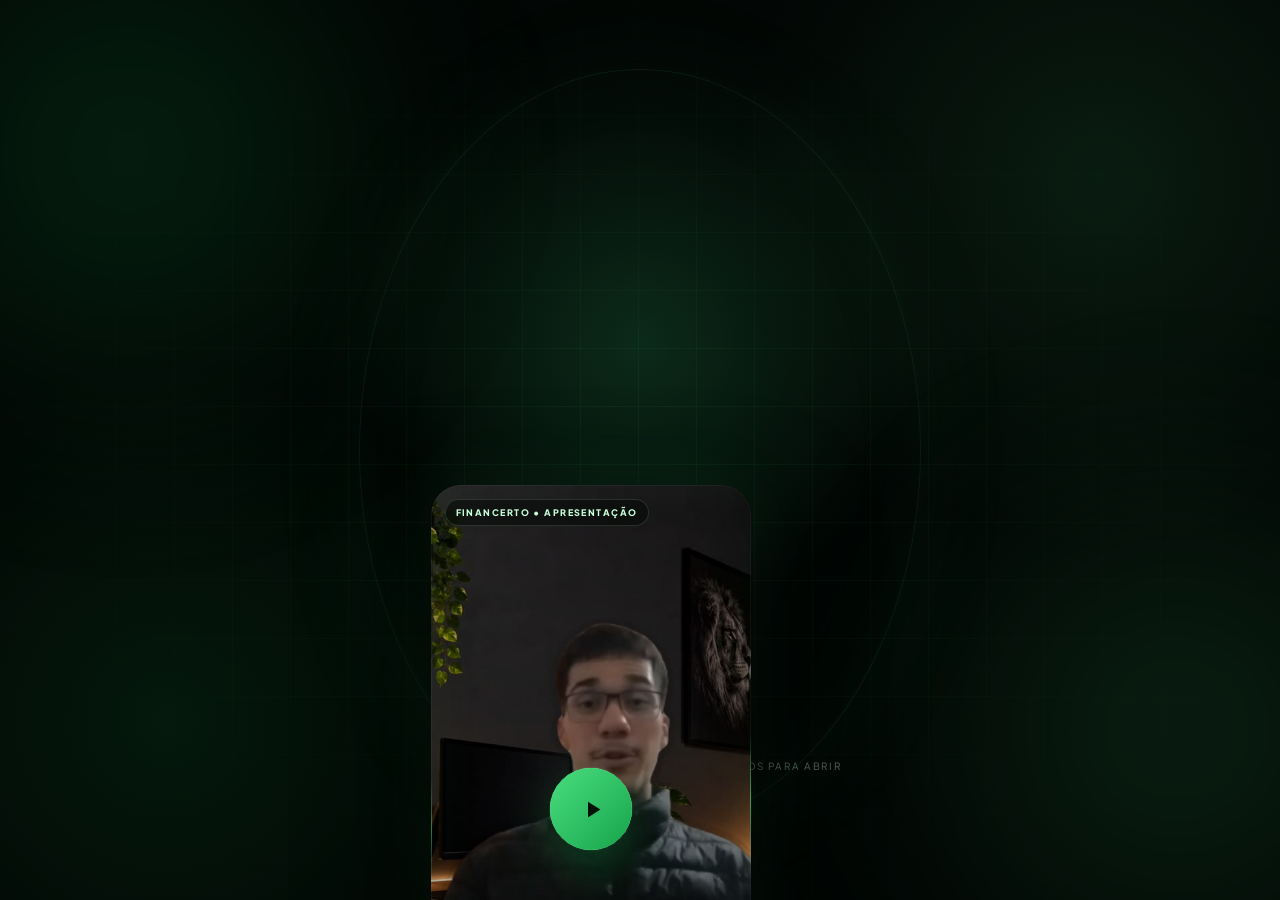
<file: index.html>
<!DOCTYPE html>
<html lang="pt-br">
<head>
<meta charset="UTF-8">
<meta name="viewport" content="width=device-width, initial-scale=1.0, viewport-fit=cover">
<title>FinanCerto | Yago</title>
<link href="https://fonts.googleapis.com/css2?family=Plus+Jakarta+Sans:wght@400;600;800&display=swap" rel="stylesheet">
<style>
:root{--vi-green:#4ade80;--vi-green-2:#16a34a;--vi-mint:#d1fae5;--vi-bg:#020604;--vi-card:rgba(8,20,13,.76);--vi-border:rgba(116,255,171,.24)}
*{box-sizing:border-box}
html,body{margin:0;width:100%;height:100%;overflow:hidden}
body{background:#020604;font-family:'Plus Jakarta Sans',sans-serif}
#vi-site{position:fixed;inset:0;width:100%;height:100%;border:0;background:#020604}
body.vi-active{overflow:hidden!important;height:100%}
#vi-wrap{position:fixed;inset:0;z-index:999999;display:grid;place-items:center;background:
 radial-gradient(circle at 50% 38%,rgba(13,48,29,.86),transparent 33%),
 radial-gradient(circle at 13% 80%,rgba(22,163,74,.12),transparent 27%),
 radial-gradient(circle at 86% 20%,rgba(74,222,128,.10),transparent 28%),#020604;
 font-family:'Plus Jakarta Sans',sans-serif;transition:opacity .9s ease,visibility .9s ease}
#vi-wrap.vi-hide{opacity:0;visibility:hidden;pointer-events:none}
.vi-grid{position:absolute;inset:0;background-image:linear-gradient(rgba(74,222,128,.055) 1px,transparent 1px),linear-gradient(90deg,rgba(74,222,128,.055) 1px,transparent 1px);background-size:58px 58px;-webkit-mask-image:radial-gradient(ellipse at center,#000 10%,transparent 82%);mask-image:radial-gradient(ellipse at center,#000 10%,transparent 82%);animation:vi-grid 28s linear infinite;pointer-events:none}
@keyframes vi-grid{to{background-position:58px 58px,58px 58px}}
.vi-orb{position:absolute;width:min(52vw,680px);aspect-ratio:1;border-radius:50%;filter:blur(90px);pointer-events:none;background:radial-gradient(circle,rgba(22,163,74,.20),transparent 68%);animation:vi-orb 11s ease-in-out infinite alternate}
.vi-orb.o1{left:-16%;top:-20%}.vi-orb.o2{right:-18%;bottom:-18%;animation-delay:-5s;background:radial-gradient(circle,rgba(74,222,128,.14),transparent 70%)}
@keyframes vi-orb{to{transform:translate(5%,7%) scale(1.14)}}
<!-- ALTERACAO TESTE -->

#vi-stage{position:relative;width:min(1180px,96vw);height:min(820px,92vh);display:grid;grid-template-columns:minmax(250px,1fr) 320px minmax(250px,1fr);align-items:center;gap:38px;isolation:isolate}
#vi-stage::before{content:"";position:absolute;left:50%;top:50%;width:560px;height:760px;transform:translate(-50%,-50%);border-radius:50%;border:1px solid rgba(116,255,171,.08);box-shadow:0 0 120px rgba(74,222,128,.05),inset 0 0 90px rgba(74,222,128,.035);pointer-events:none}
.vi-side{position:relative;display:flex;flex-direction:column;justify-content:center;min-height:100%;pointer-events:none}
.vi-side.left{align-items:flex-end}.vi-side.right{align-items:flex-start}
.vi-card{position:relative;width:min(340px,100%);color:#fff;text-decoration:none;pointer-events:none;visibility:hidden;opacity:0;filter:blur(12px);transform:translateX(-44px) scale(.96);transition:opacity .55s ease,filter .65s ease,transform .75s cubic-bezier(.18,.9,.2,1),visibility 0s linear .65s;outline:none}
.vi-side.right .vi-card{transform:translateX(44px) scale(.96)}
.vi-card.is-live{visibility:visible;opacity:1;filter:blur(0);transform:translateX(0) scale(1);pointer-events:auto;transition-delay:0s}
.vi-card:hover{transform:translateY(-5px) scale(1.015)}
.vi-card::before{content:"";position:absolute;inset:-1px;border-radius:26px;padding:1px;background:linear-gradient(135deg,rgba(183,255,208,.42),rgba(74,222,128,.04) 50%,rgba(22,163,74,.34));-webkit-mask:linear-gradient(#000 0 0) content-box,linear-gradient(#000 0 0);-webkit-mask-composite:xor;mask-composite:exclude;opacity:.9}
.vi-card-inner{position:relative;border:1px solid var(--vi-border);border-radius:26px;padding:18px;background:linear-gradient(145deg,rgba(11,31,19,.82),rgba(2,9,5,.62));backdrop-filter:blur(18px);box-shadow:0 24px 70px rgba(0,0,0,.46),inset 0 1px 0 rgba(255,255,255,.06);overflow:hidden}
.vi-card-inner::after{content:"";position:absolute;inset:-30% -10%;background:linear-gradient(100deg,transparent 35%,rgba(185,255,214,.12) 48%,transparent 61%);transform:translateX(-60%) rotate(8deg);transition:transform .75s ease;pointer-events:none}
.vi-card:hover .vi-card-inner::after{transform:translateX(70%) rotate(8deg)}
.vi-card .scan{position:absolute;left:-20%;right:-20%;top:0;height:2px;background:linear-gradient(90deg,transparent,rgba(171,255,197,.95),transparent);filter:blur(.2px);animation:scan 2.2s linear infinite;pointer-events:none}
@keyframes scan{from{transform:translateY(-25px);opacity:0}18%{opacity:1}100%{transform:translateY(220px);opacity:0}}

.vi-identity .markrow{display:flex;align-items:center;gap:14px}.vi-mark{width:56px;height:56px;border-radius:18px;display:grid;place-items:center;background:linear-gradient(135deg,#2fdc7c,#0e9e4d);box-shadow:0 12px 35px rgba(32,210,109,.26)}
.vi-mark svg{width:32px;height:32px;fill:#04130a}.vi-identity .kicker,.vi-social .kicker{font-size:10px;letter-spacing:.19em;font-weight:800;color:#8affaf}.vi-identity h3{margin:3px 0 0;font-size:24px;letter-spacing:-.035em}.vi-identity p{margin:14px 0 0;color:rgba(237,255,244,.76);font-size:13px;line-height:1.55}.vi-identity .meta{display:flex;flex-wrap:wrap;gap:8px;margin-top:15px}.vi-chip{display:inline-flex;align-items:center;padding:7px 10px;border-radius:999px;border:1px solid rgba(116,255,171,.18);background:rgba(74,222,128,.07);color:#c6ffda;font-size:10px;font-weight:800;letter-spacing:.08em;text-transform:uppercase}.vi-identity .note{display:block;margin-top:12px;color:rgba(237,255,244,.46);font-size:11px}

.vi-social .social-main{display:flex;align-items:center;gap:14px}.vi-social .social-icon{width:58px;height:58px;border-radius:18px;display:grid;place-items:center;flex:0 0 auto;background:linear-gradient(145deg,rgba(14,31,20,.98),rgba(5,11,8,.95));border:1px solid rgba(116,255,171,.22);box-shadow:inset 0 1px 0 rgba(255,255,255,.06),0 13px 32px rgba(0,0,0,.32)}.vi-social .social-icon svg{width:31px;height:31px;fill:none;stroke:#91ffb5;stroke-width:1.8}.vi-social .copy{min-width:0}.vi-social .title{margin-top:3px;font-size:19px;font-weight:800;letter-spacing:-.02em}.vi-social .handle{margin-top:4px;font-size:12px;color:rgba(237,255,244,.68)}.vi-action{margin-top:16px;display:flex;align-items:center;justify-content:space-between;gap:10px}.vi-cta{display:inline-flex;align-items:center;gap:8px;padding:11px 14px;border-radius:13px;border:1px solid rgba(116,255,171,.24);background:rgba(74,222,128,.09);color:#d1fae5;font-size:11px;font-weight:800;letter-spacing:.08em;text-transform:uppercase}.vi-arrow{font-size:17px;transition:transform .25s ease}.vi-card:hover .vi-arrow{transform:translate(3px,-2px)}.vi-hint{font-size:10px;color:rgba(237,255,244,.40)}

#vi-frame{position:relative;width:320px;height:min(72vh,650px);border-radius:30px;background:#000;overflow:hidden;box-shadow:0 45px 120px rgba(0,0,0,.72),0 0 70px rgba(74,222,128,.09);z-index:20;opacity:0;transform:translateY(28px) scale(.95);animation:frame-in .9s cubic-bezier(.18,.82,.18,1) .15s forwards}
@keyframes frame-in{to{opacity:1;transform:translateY(0) scale(1)}}
#vi-frame::before{content:"";position:absolute;inset:-1px;border-radius:31px;padding:2px;background:conic-gradient(from 0deg,transparent 0 18%,rgba(74,222,128,.95),transparent 30% 68%,rgba(110,255,163,.6),transparent 78% 100%);-webkit-mask:linear-gradient(#000 0 0) content-box,linear-gradient(#000 0 0);-webkit-mask-composite:xor;mask-composite:exclude;animation:frame-ring 4s linear infinite;pointer-events:none;z-index:30}
@keyframes frame-ring{to{transform:rotate(360deg)}}
#vi-frame.vi-end{animation:frame-out .65s cubic-bezier(.55,0,1,.45) forwards}@keyframes frame-out{to{opacity:0;transform:scale(.82) translateY(-10px);filter:blur(8px)}}
#vi-frame::after{content:"";position:absolute;inset:0;border-radius:30px;box-shadow:inset 0 0 0 1px rgba(255,255,255,.05),inset 0 0 60px rgba(74,222,128,.05);pointer-events:none;z-index:29}
#vi-video{width:100%;height:100%;display:block;object-fit:cover;background:#000}
#vi-play{position:absolute;inset:0;z-index:80;display:grid;place-items:center;border:0;background:linear-gradient(180deg,rgba(0,0,0,.10),rgba(0,0,0,.42));cursor:pointer;color:white;transition:opacity .45s ease,visibility .45s ease}
#vi-play.vi-hidden{opacity:0;visibility:hidden;pointer-events:none}
.vi-play-core{position:relative;width:82px;height:82px;border-radius:50%;display:grid;place-items:center;background:linear-gradient(135deg,#4ade80,#16a34a);box-shadow:0 18px 45px rgba(22,163,74,.35),0 0 0 1px rgba(255,255,255,.08);transition:transform .28s ease;z-index:2}.vi-play-core:hover{transform:scale(1.06)}.vi-play-core svg{width:27px;height:27px;fill:#04130a;margin-left:4px}.vi-ripple{position:absolute;width:82px;height:82px;border-radius:50%;border:1px solid rgba(116,255,171,.65);animation:ripple 2.2s ease-out infinite}.vi-ripple.r2{animation-delay:.72s}.vi-ripple.r3{animation-delay:1.44s}@keyframes ripple{0%{transform:scale(.92);opacity:.85}100%{transform:scale(2.45);opacity:0}}
.vi-toplabel{position:absolute;left:14px;top:14px;z-index:82;padding:7px 10px;border-radius:999px;border:1px solid rgba(210,255,226,.14);background:rgba(2,8,5,.52);backdrop-filter:blur(8px);font-size:9px;font-weight:800;letter-spacing:.16em;color:#c7ffda;text-transform:uppercase}
.vi-progress{position:absolute;left:14px;right:14px;bottom:14px;height:3px;border-radius:99px;background:rgba(255,255,255,.12);z-index:82;overflow:hidden}.vi-progress i{display:block;width:0;height:100%;background:linear-gradient(90deg,#16a34a,#4ade80,#d1fae5);box-shadow:0 0 12px rgba(74,222,128,.65)}
.vi-linkline{position:absolute;height:1px;background:linear-gradient(90deg,transparent,rgba(110,255,163,.35),transparent);top:50%;width:150px;pointer-events:none;opacity:.0;transition:opacity .5s ease}.vi-linkline.left{right:100%}.vi-linkline.right{left:100%}.vi-card.is-live~.vi-linkline{}
.vi-hud{position:absolute;left:50%;top:calc(50% + min(36vh,310px));transform:translate(-50%,0);font-size:10px;letter-spacing:.17em;color:rgba(221,255,233,.4);text-transform:uppercase;white-space:nowrap;pointer-events:none}.vi-hud b{color:#8dffb0}

#vi-flash{position:fixed;inset:0;z-index:1000000;opacity:0;pointer-events:none;background:radial-gradient(circle,rgba(217,255,230,.96),rgba(74,222,128,.26) 28%,transparent 72%)}#vi-flash.vi-go{animation:flash .9s ease-out forwards}@keyframes flash{0%{opacity:0}12%{opacity:1}100%{opacity:0}}
.vi-p{position:fixed;left:50%;top:50%;width:5px;height:5px;border-radius:50%;background:#7dffac;box-shadow:0 0 12px #7dffac;z-index:1000000;pointer-events:none;animation:burst .95s cubic-bezier(.16,.84,.44,1) forwards}@keyframes burst{to{transform:translate(var(--tx),var(--ty)) scale(0);opacity:0}}

/* Animações de destaque disparadas no instante exato da fala de cada card */
.vi-mark,.vi-social .social-icon{position:relative}
.icon-ring{position:absolute;inset:-8px;border-radius:22px;opacity:0;pointer-events:none;z-index:-1}
.vi-card.vi-pop .vi-mark,.vi-card.vi-pop .social-icon{animation:icon-pop .7s cubic-bezier(.22,1.65,.36,1) both}
@keyframes icon-pop{0%{transform:scale(.35) rotate(-16deg)}55%{transform:scale(1.2) rotate(5deg)}78%{transform:scale(.93) rotate(-2deg)}100%{transform:scale(1) rotate(0)}}
.vi-instagram.vi-pop .icon-ring{animation:ig-ring .95s ease-out both;background:conic-gradient(from 90deg,#feda75,#fa7e1e,#d62976,#962fbf,#4f5bd5,#feda75)}
@keyframes ig-ring{0%{opacity:.95;transform:scale(.55)}65%{opacity:.4}100%{opacity:0;transform:scale(1.65)}}
.vi-whatsapp.vi-pop .icon-ring{animation:wa-ring .95s ease-out both;background:radial-gradient(circle,#25D366 0%,transparent 70%)}
@keyframes wa-ring{0%{opacity:.9;transform:scale(.55)}65%{opacity:.35}100%{opacity:0;transform:scale(1.75)}}
.vi-identity.vi-pop .vi-mark{animation:icon-pop .7s cubic-bezier(.22,1.65,.36,1) both,mark-glow 1.05s ease-out both}
@keyframes mark-glow{0%{box-shadow:0 0 0 0 rgba(74,222,128,.75)}100%{box-shadow:0 0 0 28px rgba(74,222,128,0)}}
.vi-card.vi-pop .title,.vi-card.vi-pop h3{animation:text-rise .5s ease .06s both}
.vi-card.vi-pop .handle,.vi-card.vi-pop p{animation:text-rise .5s ease .16s both}
@keyframes text-rise{from{opacity:0;transform:translateY(7px)}to{opacity:1;transform:translateY(0)}}
.vi-card.vi-pop .vi-cta{animation:cta-rise .5s ease .24s both}
@keyframes cta-rise{from{opacity:0;transform:translateY(9px) scale(.94)}to{opacity:1;transform:translateY(0) scale(1)}}

@media (max-width:980px){
 #vi-stage{width:96vw;height:94vh;grid-template-columns:1fr;grid-template-rows:1fr auto 1fr;gap:0;justify-items:center}
 #vi-frame{grid-row:2;width:min(290px,58vw);height:min(72vh,570px)}
 .vi-side{position:absolute;inset:0;min-height:auto;display:block;pointer-events:none}
 .vi-side.left,.vi-side.right{align-items:unset}
 .vi-card{position:absolute;width:min(340px,76vw)}
 .vi-side.left .vi-identity{left:50%;top:2%;transform:translate(-50%,-18px) scale(.96)}
 .vi-side.left .vi-whatsapp{left:50%;bottom:2%;transform:translate(-50%,18px) scale(.96)}
 .vi-side.right .vi-instagram{right:50%;bottom:2%;transform:translate(50%,18px) scale(.96)}
 .vi-card.is-live{transform:translate(-50%,0) scale(1)}
 .vi-side.right .vi-card.is-live{transform:translate(50%,0) scale(1)}
 .vi-hud{top:auto;bottom:1.2%;font-size:9px}
}
@media (max-width:560px){
 #vi-stage{height:96vh}.vi-card{width:min(330px,88vw)}#vi-frame{width:min(270px,64vw);height:min(66vh,500px);border-radius:26px}.vi-card-inner{padding:15px;border-radius:22px}.vi-identity h3{font-size:21px}.vi-social .title{font-size:16px}.vi-mark,.vi-social .social-icon{width:50px;height:50px;border-radius:15px}.vi-cta{padding:10px 11px;font-size:10px}.vi-hud{display:none}
}
@media (prefers-reduced-motion:reduce){*{animation-duration:.01ms!important;animation-iteration-count:1!important;transition-duration:.01ms!important}}
</style></head>
<body class="vi-active">
<iframe id="vi-site" src="financerto.html" title="FinanCerto"></iframe>
<div id="vi-wrap">
  <div class="vi-grid"></div>
  <div class="vi-orb o1"></div>
  <div class="vi-orb o2"></div>

  <div id="vi-stage">
    <div class="vi-side left">
      <a class="vi-card vi-identity" id="vi-cue-name" href="javascript:void(0)" aria-label="Apresentação do Yago">
        <span class="vi-card-inner">
          <span class="vi-mark" aria-hidden="true"><span class="icon-ring"></span><svg viewBox="0 0 24 24"><path d="M5 4h14a1 1 0 0 1 1 1v14a1 1 0 0 1-1 1H5a1 1 0 0 1-1-1V5a1 1 0 0 1 1-1Zm3 4v8h2V8H8Zm4 0v8h2V8h-2Zm4 0v8h2V8h-2Z"/></svg></span>
          <span class="markrow">
            <span><span class="kicker">APRESENTAÇÃO</span><h3>Yago de Assis</h3></span>
          </span>
          <p>1º ano • Desenvolvimento de Sistemas<br>Projeto desenvolvido para a feira de programação.</p>
          <span class="meta"><span class="vi-chip">FinanCerto</span><span class="vi-chip">Tecnologia</span><span class="vi-chip">Educação financeira</span></span>
          <span class="note">Uma apresentação feita para conectar tecnologia e planejamento.</span>
          <span class="scan"></span>
        </span>
      </a>
      <a class="vi-card vi-social vi-whatsapp" id="vi-cue-whatsapp" href="https://wa.me/5519992440358" target="_blank" rel="noopener noreferrer" aria-label="Abrir WhatsApp do Yago">
        <span class="vi-card-inner">
          <span class="social-main">
            <span class="social-icon" aria-hidden="true"><span class="icon-ring"></span><svg viewBox="0 0 24 24"><path d="M20.2 11.4a8.15 8.15 0 0 1-12.13 7.1L4 20l1.52-3.89A8.15 8.15 0 1 1 20.2 11.4Z"></path><path d="M8.4 8.1c.3-.3.6-.34.9-.09l1.04 1.03c.24.24.29.55.1.84l-.52.77a6.2 6.2 0 0 0 3.42 3.42l.77-.52c.29-.19.6-.14.84.1l1.03 1.04c.25.3.21.6-.09.9-.5.5-1.07.72-1.68.67-2.02-.18-5.92-3.2-6.6-5.84-.15-.58.05-1.18.59-1.72Z"></path></svg></span>
            <span class="copy"><span class="kicker">WHATSAPP</span><span class="title">Fala comigo</span><span class="handle">(19) 99244-0358</span></span>
          </span>
          <span class="vi-action"><span class="vi-cta">Abrir conversa <span class="vi-arrow">↗</span></span><span class="vi-hint">Clique para acessar</span></span>
          <span class="scan"></span>
        </span>
      </a>
    </div>

    <div id="vi-frame">
      <span class="vi-toplabel">FINANCERTO • APRESENTAÇÃO</span>
      <video id="vi-video" playsinline preload="auto" poster="[data-uri]">
      <source src="video.mp4" type="video/mp4">
    </video>
      <button id="vi-play" aria-label="Assistir ao vídeo">
        <span class="vi-ripple"></span><span class="vi-ripple r2"></span><span class="vi-ripple r3"></span>
        <span class="vi-play-core"><svg viewBox="0 0 24 24"><path d="M8 5v14l11-7z"/></svg></span>
      </button>
      <span class="vi-progress"><i id="vi-progress-bar"></i></span>
    </div>

    <div class="vi-side right">
      <a class="vi-card vi-social vi-instagram" id="vi-cue-instagram" href="https://www.instagram.com/yago._.assis/" target="_blank" rel="noopener noreferrer" aria-label="Abrir Instagram do Yago">
        <span class="vi-card-inner">
          <span class="social-main">
            <span class="social-icon" aria-hidden="true"><span class="icon-ring"></span><svg viewBox="0 0 24 24"><rect x="3.2" y="3.2" width="17.6" height="17.6" rx="5"></rect><circle cx="12" cy="12" r="4.1"></circle><circle cx="17.55" cy="6.55" r="1"></circle></svg></span>
            <span class="copy"><span class="kicker">INSTAGRAM</span><span class="title">Me acompanha por lá</span><span class="handle">@yago._.assis</span></span>
          </span>
          <span class="vi-action"><span class="vi-cta">Seguir perfil <span class="vi-arrow">↗</span></span><span class="vi-hint">Clique para abrir</span></span>
          <span class="scan"></span>
        </span>
      </a>
    </div>
  </div>
  <br>
  <div class="vi-hud"><b>•</b> APRESENTAÇÃO INTERATIVA <b>•</b> toque nos cards para abrir</div>
</div>
<div id="vi-flash"></div>
<script>
(function(){
  var video=document.getElementById('vi-video'),
      play=document.getElementById('vi-play'),
      wrap=document.getElementById('vi-wrap'),
      frame=document.getElementById('vi-frame'),
      flash=document.getElementById('vi-flash'),
      progress=document.getElementById('vi-progress-bar'),
      cueName=document.getElementById('vi-cue-name'),
      cueInstagram=document.getElementById('vi-cue-instagram'),
      cueWhatsapp=document.getElementById('vi-cue-whatsapp'),
      seenKey='fincerto_video_seen',
      timeKey='fincerto_video_time';

  // Tempos conferidos frame a frame nas legendas embutidas do vídeo enviado.
  var cues=[
    {el:cueName,start:0.70,end:3.00},
    {el:cueInstagram,start:48.30,end:50.30},
    {el:cueWhatsapp,start:52.20,end:54.60}
  ];
  var active=null,started=false;

  function setCard(card,on){
    if(!card) return;
    card.classList.toggle('is-live',on);
    card.setAttribute('aria-hidden',on?'false':'true');
    if(on){
      card.classList.remove('vi-pop');
      void card.offsetWidth; // força reflow para reiniciar a animação
      card.classList.add('vi-pop');
      clearTimeout(card._popTimer);
      card._popTimer=setTimeout(function(){card.classList.remove('vi-pop')},1300);
    }
  }
  function clearCards(){ cues.forEach(function(c){setCard(c.el,false)}); active=null; }
  function sync(){
    if(!video) return;
    var t=video.currentTime||0;
    if(progress && video.duration) progress.style.width=((t/video.duration)*100)+'%';
    var next=null;
    for(var i=0;i<cues.length;i++){
      if(t>=cues[i].start && t<cues[i].end){ next=cues[i]; break; }
    }
    if(next!==active){
      cues.forEach(function(c){setCard(c,c===next)});
      active=next;
    }
  }
  function resetForReplay(){
    clearCards();
    if(progress) progress.style.width='0%';
    if(play) play.classList.remove('vi-hidden');
    if(frame) frame.classList.remove('vi-end');
  }
  function begin(){
    if(started) return;
    started=true;
    var p=video.play();
    if(p && p.then){
      p.then(function(){play.classList.add('vi-hidden')}).catch(function(){
        video.muted=true;
        video.play().then(function(){play.classList.add('vi-hidden')}).catch(function(err){console.error('Falha ao iniciar vídeo',err)});
      });
    }else{play.classList.add('vi-hidden')}
  }

  var alreadySeen=false;
  try{alreadySeen=localStorage.getItem(seenKey)==='1'}catch(e){}
  if(alreadySeen){wrap.style.display='none';document.body.classList.remove('vi-active');return;}

  function savePosition(){
    try{
      if(video.currentTime>0.5 && !video.ended){
        localStorage.setItem(timeKey,String(video.currentTime));
      }
    }catch(e){}
  }
  function restorePosition(){
    var saved=0;
    try{saved=parseFloat(localStorage.getItem(timeKey))||0}catch(e){}
    if(saved>0.5 && (!video.duration || saved<video.duration-0.4)){
      try{video.currentTime=saved}catch(e){}
    }
    sync();
  }

  play.addEventListener('click',begin);
  var saveTimer=null;
  video.addEventListener('timeupdate',function(){
    sync();
    if(!saveTimer){
      saveTimer=setTimeout(function(){savePosition();saveTimer=null},800);
    }
  });
  video.addEventListener('loadedmetadata',restorePosition);
  if(video.readyState>=1) restorePosition();
  video.addEventListener('seeking',sync);
  video.addEventListener('pause',savePosition);
  window.addEventListener('pagehide',savePosition);
  window.addEventListener('beforeunload',savePosition);
  video.addEventListener('pause',function(){
    if(!video.ended && started && video.currentTime>0) play.classList.remove('vi-hidden');
  });
  video.addEventListener('play',function(){started=true;play.classList.add('vi-hidden')});
  video.addEventListener('ended',function(){
    try{localStorage.setItem(seenKey,'1');localStorage.removeItem(timeKey)}catch(e){}
    clearCards();
    if(progress) progress.style.width='100%';
    frame.classList.add('vi-end');
    flash.classList.remove('vi-go');void flash.offsetWidth;flash.classList.add('vi-go');
    for(var i=0;i<22;i++){
      var a=Math.random()*Math.PI*2,d=110+Math.random()*250,p=document.createElement('div');
      p.className='vi-p';p.style.setProperty('--tx',(Math.cos(a)*d)+'px');p.style.setProperty('--ty',(Math.sin(a)*d)+'px');p.style.animationDelay=(Math.random()*.12)+'s';
      document.body.appendChild(p);p.addEventListener('animationend',function(){this.remove()},{once:true});
    }
    setTimeout(function(){wrap.classList.add('vi-hide')},320);
    setTimeout(function(){wrap.style.display='none';document.body.classList.remove('vi-active')},1200);
  });

  // Teclado: espaço inicia; Enter aciona o card em foco.
  document.addEventListener('keydown',function(e){
    if((e.code==='Space'||e.key===' ') && document.activeElement===document.body){e.preventDefault();begin()}
  });
})();
</script>
</body>
</html>
</file>
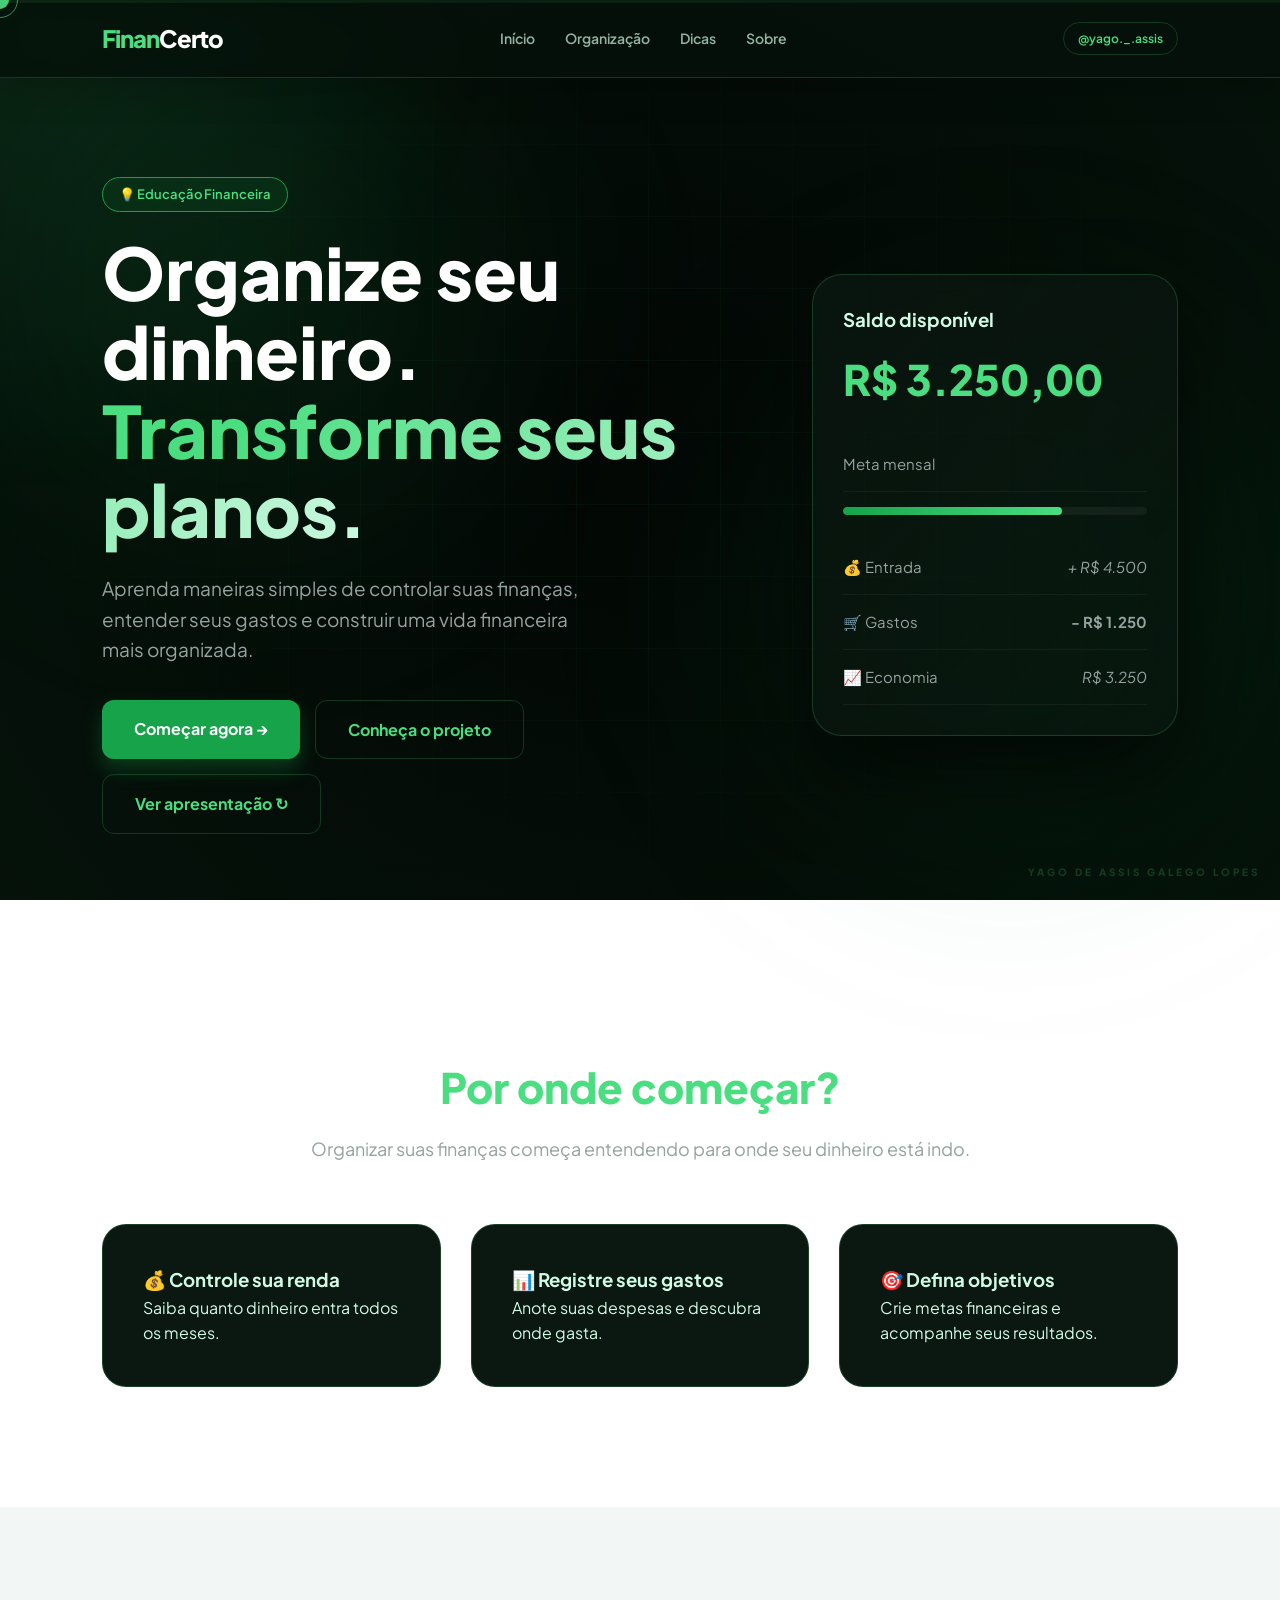
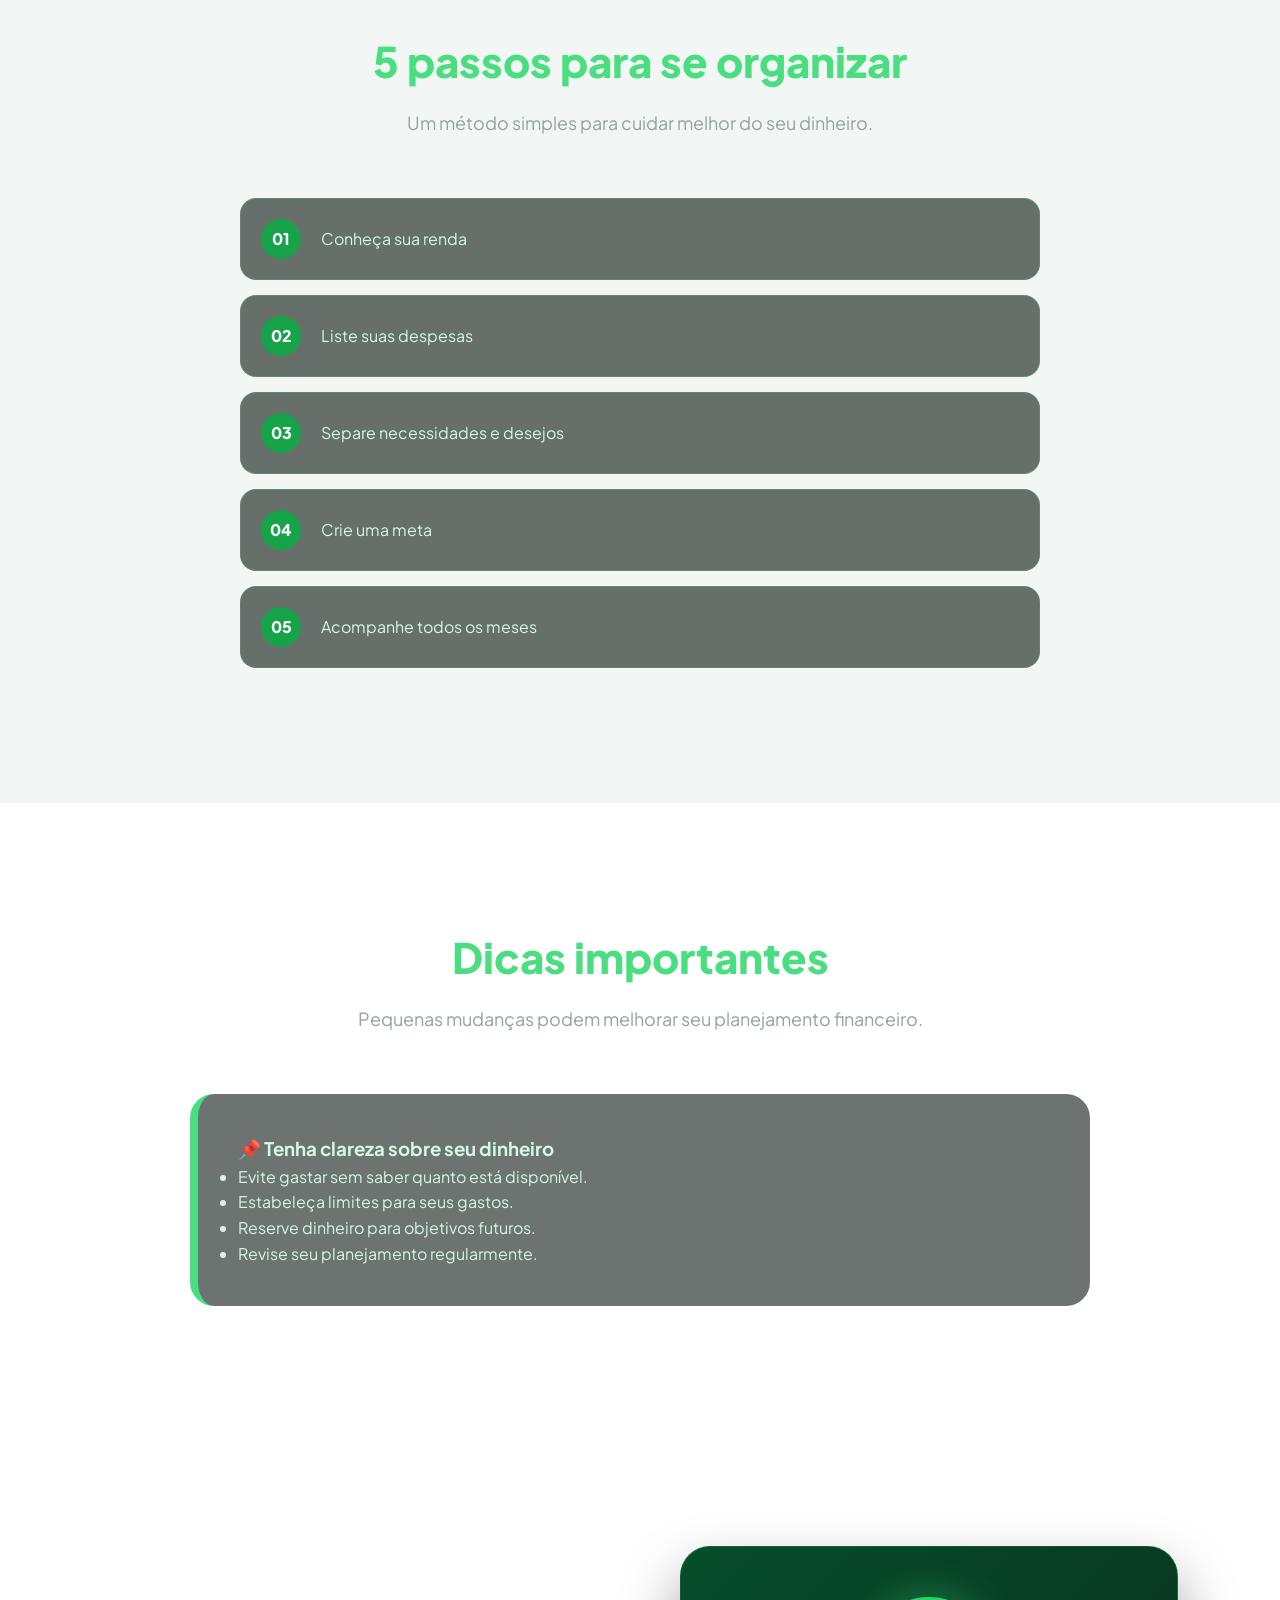
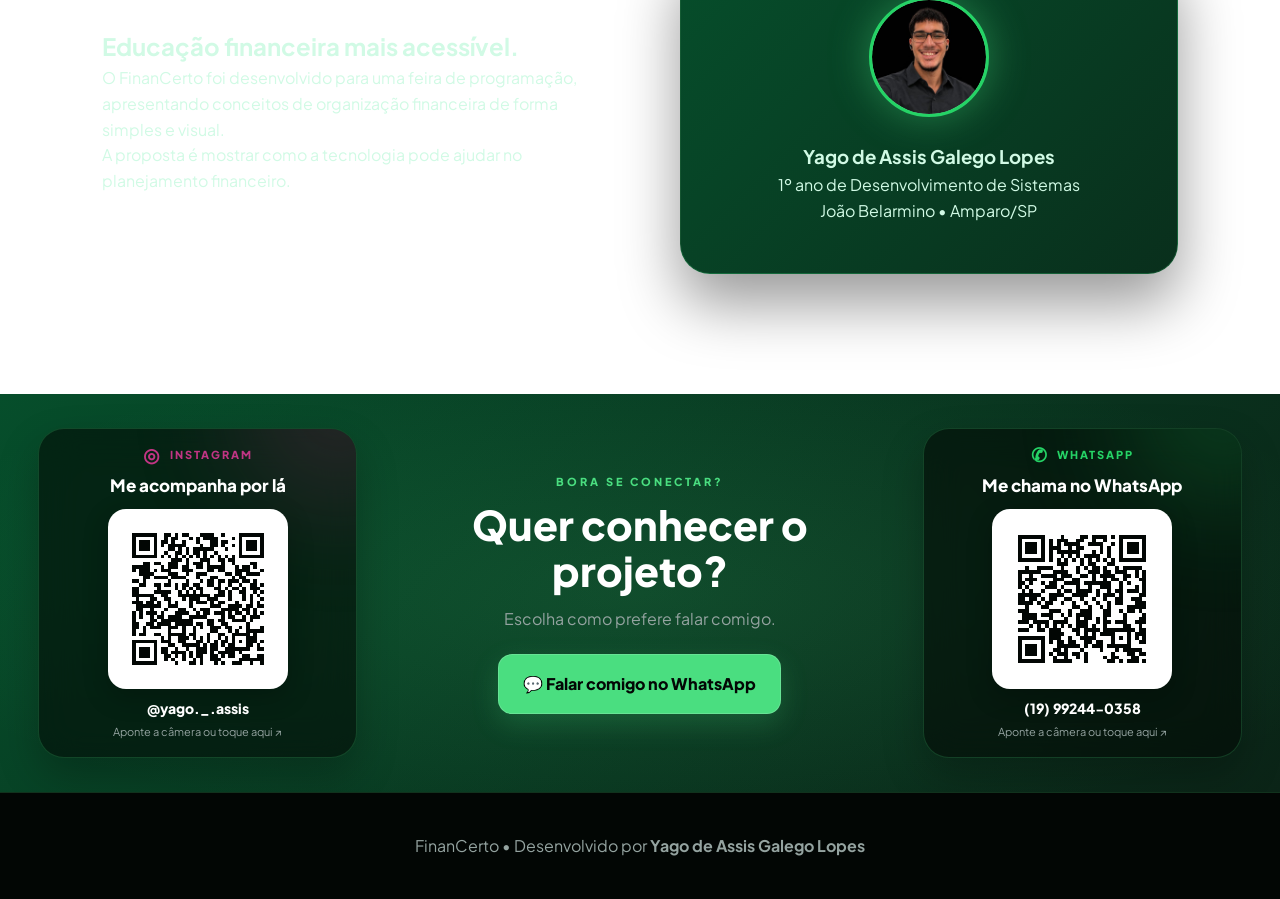
<file: financerto(1).html>
<!DOCTYPE html>
<html lang="pt-br">
<head>
    <meta charset="UTF-8">
    <meta name="viewport" content="width=device-width, initial-scale=1.0">
    <title>FinanCerto | Yago</title>
    <link href="https://fonts.googleapis.com/css2?family=Plus+Jakarta+Sans:wght@400;600;800&display=swap" rel="stylesheet">
    <link rel="stylesheet" href="financerto.css">
</head>
<body>

<div id="cursor" aria-hidden="true"></div>
<div class="scroll-progress" aria-hidden="true"><span id="scroll-progress-bar"></span></div>
<div class="bg-glow glow-1"></div>
<div class="bg-glow glow-2"></div>

<header>
    <div class="logo">Finan<span>Certo</span></div>
    <nav>
        <a href="#inicio">Início</a>
        <a href="#organizacao">Organização</a>
        <a href="#dicas">Dicas</a>
        <a href="#sobre">Sobre</a>
    </nav>
        <div class="tema">@yago._.assis</div>
</header>

<main>
    <section class="hero" id="inicio">
        <div class="texto">
            <small>💡 Educação Financeira</small>
            <h1>Organize seu dinheiro. <span>Transforme seus planos.</span></h1>
            <p>Aprenda maneiras simples de controlar suas finanças, entender seus gastos e construir uma vida financeira mais organizada.</p>
            <div class="btn-group">
                <a href="#organizacao" class="botao">Começar agora →</a>
                <a href="#sobre" class="botao secundario">Conheça o projeto</a>
                <a href="#" class="botao secundario" id="ver-apresentacao">Ver apresentação ↻</a>
            </div>
        </div>

        <div class="painel">
            <h3>Saldo disponível</h3>
            <strong>R$ 3.250,00</strong>
            <p>Meta mensal</p>
            <div class="barra"><i></i></div>
            <p>💰 Entrada <em>+ R$ 4.500</em></p>
            <p>🛒 Gastos <b>- R$ 1.250</b></p>
            <p>📈 Economia <em>R$ 3.250</em></p>
        </div>
    </section>

    <section id="organizacao">
        <div class="titulo">
            <h2>Por onde começar?</h2>
            <p>Organizar suas finanças começa entendendo para onde seu dinheiro está indo.</p>
        </div>
        <div class="cards">
            <article>
                <h3>💰 Controle sua renda</h3>
                <p>Saiba quanto dinheiro entra todos os meses.</p>
            </article>
            <article>
                <h3>📊 Registre seus gastos</h3>
                <p>Anote suas despesas e descubra onde gasta.</p>
            </article>
            <article>
                <h3>🎯 Defina objetivos</h3>
                <p>Crie metas financeiras e acompanhe seus resultados.</p>
            </article>
        </div>
    </section>

    <section class="passos">
        <div class="titulo">
            <h2>5 passos para se organizar</h2>
            <p>Um método simples para cuidar melhor do seu dinheiro.</p>
        </div>
        <div class="lista">
            <div><b>01</b> Conheça sua renda</div>
            <div><b>02</b> Liste suas despesas</div>
            <div><b>03</b> Separe necessidades e desejos</div>
            <div><b>04</b> Crie uma meta</div>
            <div><b>05</b> Acompanhe todos os meses</div>
        </div>
    </section>

    <section id="dicas">
        <div class="titulo">
            <h2>Dicas importantes</h2>
            <p>Pequenas mudanças podem melhorar seu planejamento financeiro.</p>
        </div>
        <div class="dica">
            <h3>📌 Tenha clareza sobre seu dinheiro</h3>
            <ul>
                <li>Evite gastar sem saber quanto está disponível.</li>
                <li>Estabeleça limites para seus gastos.</li>
                <li>Reserve dinheiro para objetivos futuros.</li>
                <li>Revise seu planejamento regularmente.</li>
            </ul>
        </div>
    </section>

    <section id="sobre">
        <div class="sobre">
            <div>
                <h2>Educação financeira mais acessível.</h2>
                <p>O FinanCerto foi desenvolvido para uma feira de programação, apresentando conceitos de organização financeira de forma simples e visual.</p>
                <p>A proposta é mostrar como a tecnologia pode ajudar no planejamento financeiro.</p>
            </div>
            <div class="perfil">
                <div class="avatar"><img src="[data-uri]" alt="Foto de Yago"></div>
                <h3>Yago de Assis Galego Lopes</h3>
                <p>1º ano de Desenvolvimento de Sistemas</p>
                <p>João Belarmino • Amparo/SP</p>
            </div>
        </div>
    </section>

    <section class="contato" id="contato">
    <div class="contato-layout">
        <a class="qr-card instagram-card" href="https://www.instagram.com/yago._.assis/" target="_blank" rel="noopener noreferrer" aria-label="Abrir Instagram de Yago assis">
            <span class="qr-label"><span class="qr-symbol">◎</span> INSTAGRAM</span>
            <h3>Me acompanha por lá</h3>
            <span class="qr-frame"><img class="qr-code" src="[data-uri]" alt="QR code para abrir o Instagram @yago._.assis"></span>
            <span class="qr-handle">@yago._.assis</span>
            <span class="qr-hint">Aponte a câmera ou toque aqui ↗</span>
        </a>

        <div class="contato-central">
            <span class="contato-kicker">BORA SE CONECTAR?</span>
            <h2>Quer conhecer o projeto?</h2>
            <p>Escolha como prefere falar comigo.</p>
            <a class="contato-btn" href="https://wa.me/5519992440358" target="_blank" rel="noopener noreferrer">💬 Falar comigo no WhatsApp</a>
        </div>

        <a class="qr-card whatsapp-card" href="https://wa.me/5519992440358" target="_blank" rel="noopener noreferrer" aria-label="Abrir conversa no WhatsApp com Yago">
            <span class="qr-label"><span class="qr-symbol">✆</span> WHATSAPP</span>
            <h3>Me chama no WhatsApp</h3>
            <span class="qr-frame"><img class="qr-code" src="[data-uri]" alt="QR code para conversar com Yago pelo WhatsApp"></span>
            <span class="qr-handle">(19) 99244-0358</span>
            <span class="qr-hint">Aponte a câmera ou toque aqui ↗</span>
        </a>
    </div>
</section>
</main>

<footer>
    FinanCerto • Desenvolvido por <strong>Yago de Assis Galego Lopes</strong>
</footer>

<div class="marca">YAGO DE ASSIS GALEGO LOPES</div>

<script>
    const cursor = document.getElementById('cursor');
    const progressBar = document.getElementById('scroll-progress-bar');
    const root = document.documentElement;
    const hasFinePointer = window.matchMedia('(hover: hover) and (pointer: fine)').matches;

    if (hasFinePointer && cursor) {
        let pointerFrame = false;
        let pointerX = window.innerWidth / 2;
        let pointerY = window.innerHeight / 2;
        let activeCard = null;

        const updatePointerVisuals = () => {
            cursor.style.left = `${pointerX}px`;
            cursor.style.top = `${pointerY}px`;
            cursor.classList.add('is-visible');

            root.style.setProperty('--pointer-x', `${pointerX}px`);
            root.style.setProperty('--pointer-y', `${pointerY}px`);
            root.style.setProperty('--glow-shift-x', `${((pointerX / window.innerWidth) - 0.5) * 28}px`);
            root.style.setProperty('--glow-shift-y', `${((pointerY / window.innerHeight) - 0.5) * 28}px`);
            root.style.setProperty('--spot-shift-x', `${pointerX - window.innerWidth / 2}px`);
            root.style.setProperty('--spot-shift-y', `${pointerY - window.innerHeight / 2}px`);

            if (activeCard) {
                const rect = activeCard.getBoundingClientRect();
                const x = ((pointerX - rect.left) / rect.width) * 100;
                const y = ((pointerY - rect.top) / rect.height) * 100;
                activeCard.style.setProperty('--x', `${x}%`);
                activeCard.style.setProperty('--y', `${y}%`);
                activeCard.style.setProperty('--tilt-x', `${((50 - y) / 50 * 3).toFixed(2)}deg`);
                activeCard.style.setProperty('--tilt-y', `${((x - 50) / 50 * 3).toFixed(2)}deg`);
            }
            pointerFrame = false;
        };

        document.addEventListener('pointermove', (event) => {
            pointerX = event.clientX;
            pointerY = event.clientY;
            const target = event.target;
            const nextCard = target instanceof Element ? target.closest('article') : null;
            if (activeCard && activeCard !== nextCard) {
                activeCard.style.setProperty('--tilt-x', '0deg');
                activeCard.style.setProperty('--tilt-y', '0deg');
            }
            activeCard = nextCard;
            if (!pointerFrame) {
                pointerFrame = true;
                requestAnimationFrame(updatePointerVisuals);
            }
        }, { passive: true });

        document.querySelectorAll('a, button, .botao, .qr-card, .tema').forEach((element) => {
            element.addEventListener('pointerenter', () => cursor.classList.add('is-hovering'));
            element.addEventListener('pointerleave', () => cursor.classList.remove('is-hovering'));
        });
        document.querySelectorAll('article').forEach((card) => {
            card.addEventListener('pointerleave', () => {
                card.style.setProperty('--tilt-x', '0deg');
                card.style.setProperty('--tilt-y', '0deg');
                if (activeCard === card) activeCard = null;
            });
        });
        document.addEventListener('pointerdown', () => cursor.classList.add('is-clicking'), { passive: true });
        document.addEventListener('pointerup', () => cursor.classList.remove('is-clicking'), { passive: true });
    }

    if (progressBar) {
        let scrollFrame = false;
        const updateProgress = () => {
            if (scrollFrame) return;
            scrollFrame = true;
            requestAnimationFrame(() => {
                const maxScroll = document.documentElement.scrollHeight - window.innerHeight;
                const progress = maxScroll > 0 ? Math.min(1, Math.max(0, window.scrollY / maxScroll)) : 0;
                progressBar.style.transform = `scaleX(${progress})`;
                scrollFrame = false;
            });
        };
        window.addEventListener('scroll', updateProgress, { passive: true });
        window.addEventListener('resize', updateProgress, { passive: true });
        updateProgress();
    }

    document.addEventListener('pointerdown', (event) => {
        const target = event.target;
        if (!(target instanceof Element) || !target.closest('a, button, .botao, .qr-card')) return;
        const ripple = document.createElement('span');
        ripple.className = 'click-ripple';
        ripple.style.left = `${event.clientX}px`;
        ripple.style.top = `${event.clientY}px`;
        document.body.appendChild(ripple);
        ripple.addEventListener('animationend', () => ripple.remove(), { once: true });
    }, { passive: true });

    const revealTargets = document.querySelectorAll('section, article, .dica, .perfil, .lista div');
    if ('IntersectionObserver' in window) {
        const observer = new IntersectionObserver((entries, activeObserver) => {
            entries.forEach((entry) => {
                if (entry.isIntersecting) {
                    entry.target.classList.add('active');
                    activeObserver.unobserve(entry.target);
                }
            });
        }, { threshold: 0.12, rootMargin: '0px 0px -4% 0px' });
        revealTargets.forEach((element) => {
            element.classList.add('reveal');
            observer.observe(element);
        });
    } else {
        revealTargets.forEach((element) => element.classList.add('active'));
    }

    const presentationButton = document.getElementById('ver-apresentacao');
    if (presentationButton) {
        presentationButton.addEventListener('click', (event) => {
            event.preventDefault();
            try {
                localStorage.removeItem('fincerto_video_seen');
            } catch (e) {}

            if (window.parent && window.parent !== window) {
                window.parent.location.reload();
            } else {
                window.location.reload();
            }
        });
    }
</script>

</body>
</html>
</file>
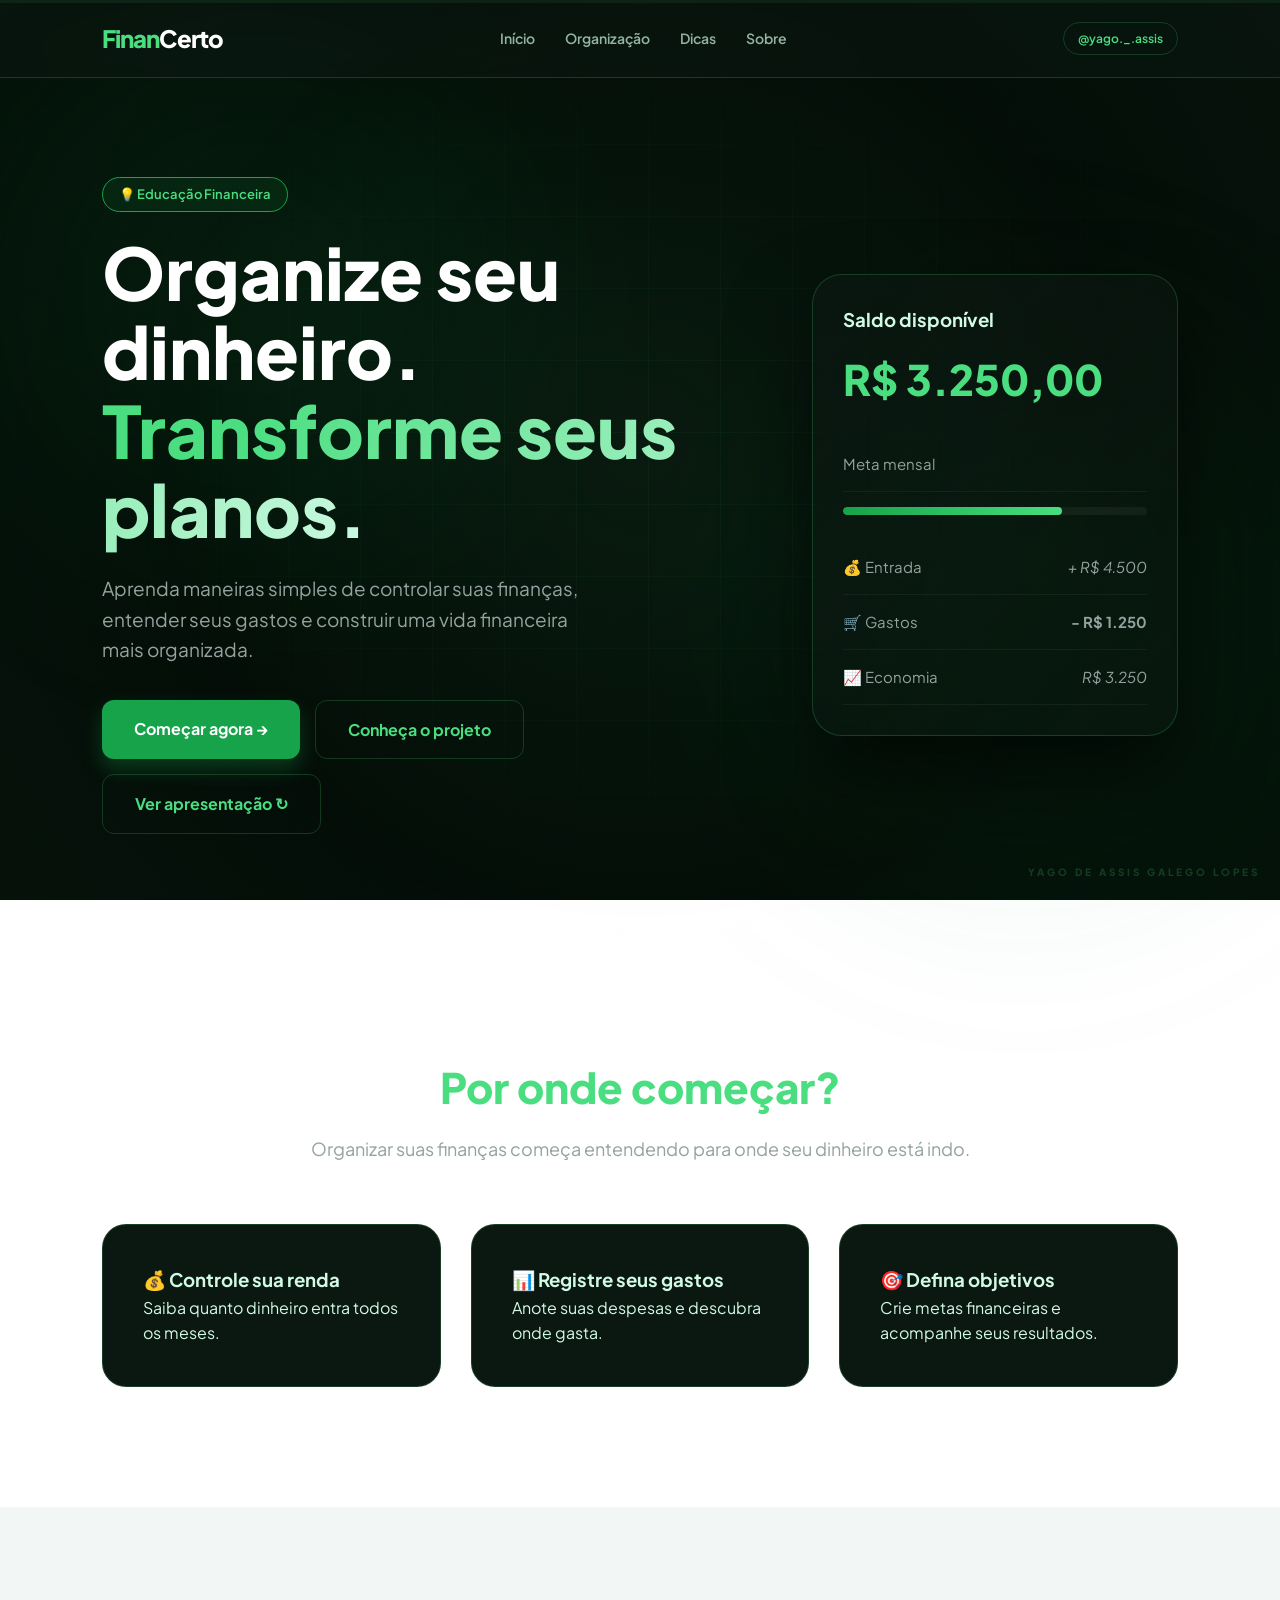
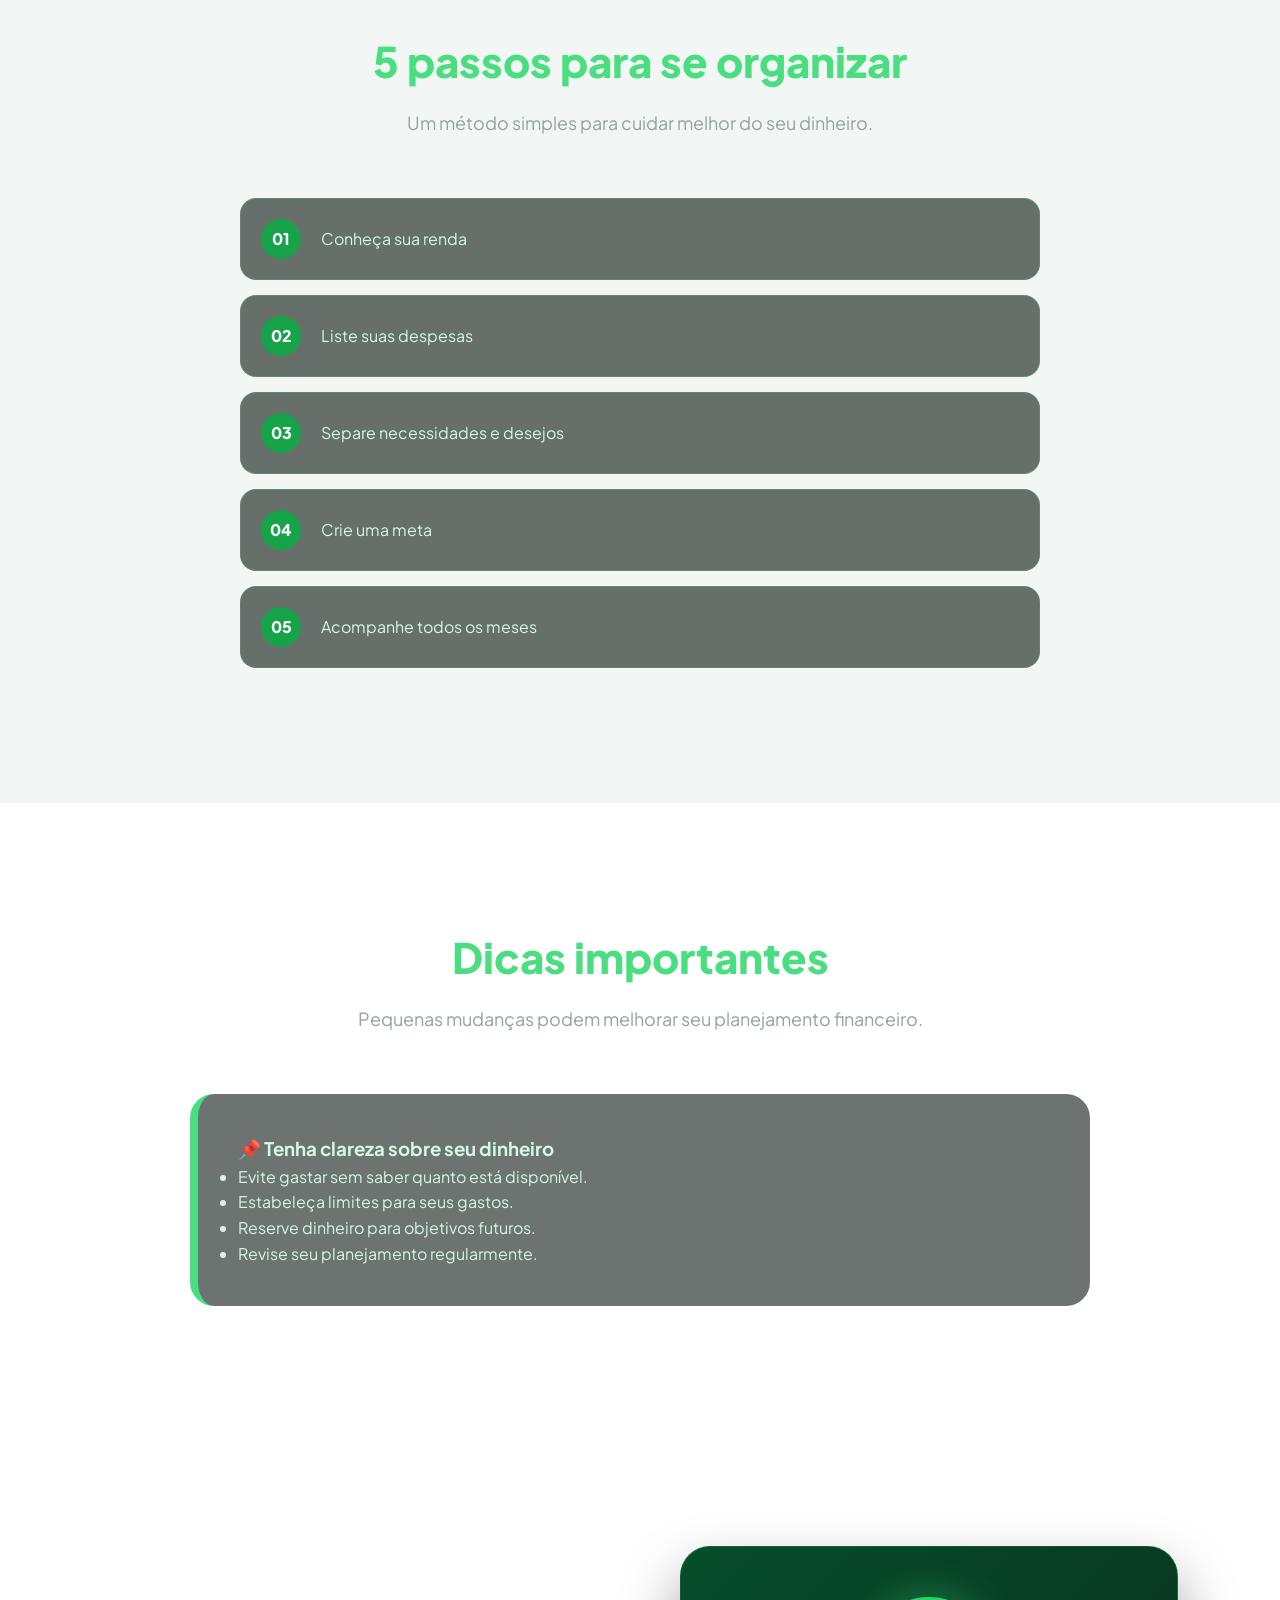
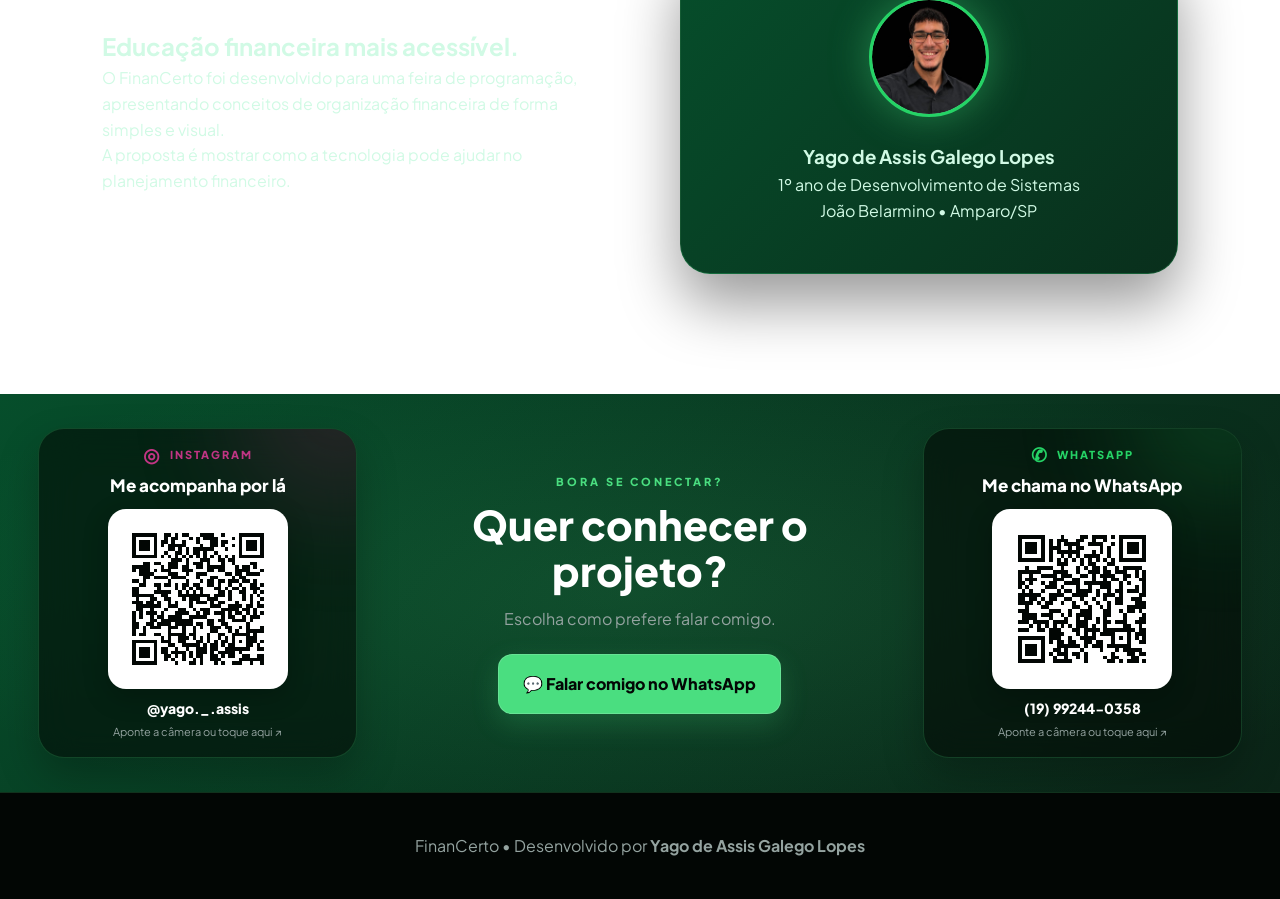
<file: financerto.html>
<!DOCTYPE html>
<html lang="pt-br">
<head>
    <meta charset="UTF-8">
    <meta name="viewport" content="width=device-width, initial-scale=1.0">
    <title>FinanCerto | Yago</title>
    <link href="https://fonts.googleapis.com/css2?family=Plus+Jakarta+Sans:wght@400;600;800&display=swap" rel="stylesheet">
    <link rel="stylesheet" href="financerto.css">
</head>
<body>

<div id="cursor" aria-hidden="true"></div>
<div class="scroll-progress" aria-hidden="true"><span id="scroll-progress-bar"></span></div>
<div class="bg-glow glow-1"></div>
<div class="bg-glow glow-2"></div>

<header>
    <div class="logo">Finan<span>Certo</span></div>
    <nav>
        <a href="#inicio">Início</a>
        <a href="#organizacao">Organização</a>
        <a href="#dicas">Dicas</a>
        <a href="#sobre">Sobre</a>
    </nav>
        <div class="tema">@yago._.assis</div>
</header>

<main>
    <section class="hero" id="inicio">
        <div class="texto">
            <small>💡 Educação Financeira</small>
            <h1>Organize seu dinheiro. <span>Transforme seus planos.</span></h1>
            <p>Aprenda maneiras simples de controlar suas finanças, entender seus gastos e construir uma vida financeira mais organizada.</p>
            <div class="btn-group">
                <a href="#organizacao" class="botao">Começar agora →</a>
                <a href="#sobre" class="botao secundario">Conheça o projeto</a>
                <a href="#" class="botao secundario" id="ver-apresentacao">Ver apresentação ↻</a>
            </div>
        </div>

        <div class="painel">
            <h3>Saldo disponível</h3>
            <strong>R$ 3.250,00</strong>
            <p>Meta mensal</p>
            <div class="barra"><i></i></div>
            <p>💰 Entrada <em>+ R$ 4.500</em></p>
            <p>🛒 Gastos <b>- R$ 1.250</b></p>
            <p>📈 Economia <em>R$ 3.250</em></p>
        </div>
    </section>

    <section id="organizacao">
        <div class="titulo">
            <h2>Por onde começar?</h2>
            <p>Organizar suas finanças começa entendendo para onde seu dinheiro está indo.</p>
        </div>
        <div class="cards">
            <article>
                <h3>💰 Controle sua renda</h3>
                <p>Saiba quanto dinheiro entra todos os meses.</p>
            </article>
            <article>
                <h3>📊 Registre seus gastos</h3>
                <p>Anote suas despesas e descubra onde gasta.</p>
            </article>
            <article>
                <h3>🎯 Defina objetivos</h3>
                <p>Crie metas financeiras e acompanhe seus resultados.</p>
            </article>
        </div>
    </section>

    <section class="passos">
        <div class="titulo">
            <h2>5 passos para se organizar</h2>
            <p>Um método simples para cuidar melhor do seu dinheiro.</p>
        </div>
        <div class="lista">
            <div><b>01</b> Conheça sua renda</div>
            <div><b>02</b> Liste suas despesas</div>
            <div><b>03</b> Separe necessidades e desejos</div>
            <div><b>04</b> Crie uma meta</div>
            <div><b>05</b> Acompanhe todos os meses</div>
        </div>
    </section>

    <section id="dicas">
        <div class="titulo">
            <h2>Dicas importantes</h2>
            <p>Pequenas mudanças podem melhorar seu planejamento financeiro.</p>
        </div>
        <div class="dica">
            <h3>📌 Tenha clareza sobre seu dinheiro</h3>
            <ul>
                <li>Evite gastar sem saber quanto está disponível.</li>
                <li>Estabeleça limites para seus gastos.</li>
                <li>Reserve dinheiro para objetivos futuros.</li>
                <li>Revise seu planejamento regularmente.</li>
            </ul>
        </div>
    </section>

    <section id="sobre">
        <div class="sobre">
            <div>
                <h2>Educação financeira mais acessível.</h2>
                <p>O FinanCerto foi desenvolvido para uma feira de programação, apresentando conceitos de organização financeira de forma simples e visual.</p>
                <p>A proposta é mostrar como a tecnologia pode ajudar no planejamento financeiro.</p>
            </div>
            <div class="perfil">
                <div class="avatar"><img src="[data-uri]" alt="Foto de Yago"></div>
                <h3>Yago de Assis Galego Lopes</h3>
                <p>1º ano de Desenvolvimento de Sistemas</p>
                <p>João Belarmino • Amparo/SP</p>
            </div>
        </div>
    </section>

    <section class="contato" id="contato">
    <div class="contato-layout">
        <a class="qr-card instagram-card" href="https://www.instagram.com/yago._.assis/" target="_blank" rel="noopener noreferrer" aria-label="Abrir Instagram de Yago assis">
            <span class="qr-label"><span class="qr-symbol">◎</span> INSTAGRAM</span>
            <h3>Me acompanha por lá</h3>
            <span class="qr-frame"><img class="qr-code" src="[data-uri]" alt="QR code para abrir o Instagram @yago._.assis"></span>
            <span class="qr-handle">@yago._.assis</span>
            <span class="qr-hint">Aponte a câmera ou toque aqui ↗</span>
        </a>

        <div class="contato-central">
            <span class="contato-kicker">BORA SE CONECTAR?</span>
            <h2>Quer conhecer o projeto?</h2>
            <p>Escolha como prefere falar comigo.</p>
            <a class="contato-btn" href="https://wa.me/5519992440358" target="_blank" rel="noopener noreferrer">💬 Falar comigo no WhatsApp</a>
        </div>

        <a class="qr-card whatsapp-card" href="https://wa.me/5519992440358" target="_blank" rel="noopener noreferrer" aria-label="Abrir conversa no WhatsApp com Yago">
            <span class="qr-label"><span class="qr-symbol">✆</span> WHATSAPP</span>
            <h3>Me chama no WhatsApp</h3>
            <span class="qr-frame"><img class="qr-code" src="[data-uri]" alt="QR code para conversar com Yago pelo WhatsApp"></span>
            <span class="qr-handle">(19) 99244-0358</span>
            <span class="qr-hint">Aponte a câmera ou toque aqui ↗</span>
        </a>
    </div>
</section>
</main>

<footer>
    FinanCerto • Desenvolvido por <strong>Yago de Assis Galego Lopes</strong>
</footer>

<div class="marca">YAGO DE ASSIS GALEGO LOPES</div>

<script>
    const cursor = document.getElementById('cursor');
    const progressBar = document.getElementById('scroll-progress-bar');
    const root = document.documentElement;
    const hasFinePointer = window.matchMedia('(hover: hover) and (pointer: fine)').matches;

    if (hasFinePointer && cursor) {
        let pointerFrame = false;
        let pointerX = window.innerWidth / 2;
        let pointerY = window.innerHeight / 2;
        let activeCard = null;

        const updatePointerVisuals = () => {
            cursor.style.left = `${pointerX}px`;
            cursor.style.top = `${pointerY}px`;
            cursor.classList.add('is-visible');

            root.style.setProperty('--pointer-x', `${pointerX}px`);
            root.style.setProperty('--pointer-y', `${pointerY}px`);
            root.style.setProperty('--glow-shift-x', `${((pointerX / window.innerWidth) - 0.5) * 28}px`);
            root.style.setProperty('--glow-shift-y', `${((pointerY / window.innerHeight) - 0.5) * 28}px`);
            root.style.setProperty('--spot-shift-x', `${pointerX - window.innerWidth / 2}px`);
            root.style.setProperty('--spot-shift-y', `${pointerY - window.innerHeight / 2}px`);

            if (activeCard) {
                const rect = activeCard.getBoundingClientRect();
                const x = ((pointerX - rect.left) / rect.width) * 100;
                const y = ((pointerY - rect.top) / rect.height) * 100;
                activeCard.style.setProperty('--x', `${x}%`);
                activeCard.style.setProperty('--y', `${y}%`);
                activeCard.style.setProperty('--tilt-x', `${((50 - y) / 50 * 3).toFixed(2)}deg`);
                activeCard.style.setProperty('--tilt-y', `${((x - 50) / 50 * 3).toFixed(2)}deg`);
            }
            pointerFrame = false;
        };

        document.addEventListener('pointermove', (event) => {
            pointerX = event.clientX;
            pointerY = event.clientY;
            const target = event.target;
            const nextCard = target instanceof Element ? target.closest('article') : null;
            if (activeCard && activeCard !== nextCard) {
                activeCard.style.setProperty('--tilt-x', '0deg');
                activeCard.style.setProperty('--tilt-y', '0deg');
            }
            activeCard = nextCard;
            if (!pointerFrame) {
                pointerFrame = true;
                requestAnimationFrame(updatePointerVisuals);
            }
        }, { passive: true });

        document.querySelectorAll('a, button, .botao, .qr-card, .tema').forEach((element) => {
            element.addEventListener('pointerenter', () => cursor.classList.add('is-hovering'));
            element.addEventListener('pointerleave', () => cursor.classList.remove('is-hovering'));
        });
        document.querySelectorAll('article').forEach((card) => {
            card.addEventListener('pointerleave', () => {
                card.style.setProperty('--tilt-x', '0deg');
                card.style.setProperty('--tilt-y', '0deg');
                if (activeCard === card) activeCard = null;
            });
        });
        document.addEventListener('pointerdown', () => cursor.classList.add('is-clicking'), { passive: true });
        document.addEventListener('pointerup', () => cursor.classList.remove('is-clicking'), { passive: true });
    }

    if (progressBar) {
        let scrollFrame = false;
        const updateProgress = () => {
            if (scrollFrame) return;
            scrollFrame = true;
            requestAnimationFrame(() => {
                const maxScroll = document.documentElement.scrollHeight - window.innerHeight;
                const progress = maxScroll > 0 ? Math.min(1, Math.max(0, window.scrollY / maxScroll)) : 0;
                progressBar.style.transform = `scaleX(${progress})`;
                scrollFrame = false;
            });
        };
        window.addEventListener('scroll', updateProgress, { passive: true });
        window.addEventListener('resize', updateProgress, { passive: true });
        updateProgress();
    }

    document.addEventListener('pointerdown', (event) => {
        const target = event.target;
        if (!(target instanceof Element) || !target.closest('a, button, .botao, .qr-card')) return;
        const ripple = document.createElement('span');
        ripple.className = 'click-ripple';
        ripple.style.left = `${event.clientX}px`;
        ripple.style.top = `${event.clientY}px`;
        document.body.appendChild(ripple);
        ripple.addEventListener('animationend', () => ripple.remove(), { once: true });
    }, { passive: true });

    const revealTargets = document.querySelectorAll('section, article, .dica, .perfil, .lista div');
    if ('IntersectionObserver' in window) {
        const observer = new IntersectionObserver((entries, activeObserver) => {
            entries.forEach((entry) => {
                if (entry.isIntersecting) {
                    entry.target.classList.add('active');
                    activeObserver.unobserve(entry.target);
                }
            });
        }, { threshold: 0.12, rootMargin: '0px 0px -4% 0px' });
        revealTargets.forEach((element) => {
            element.classList.add('reveal');
            observer.observe(element);
        });
    } else {
        revealTargets.forEach((element) => element.classList.add('active'));
    }

    const presentationButton = document.getElementById('ver-apresentacao');
    if (presentationButton) {
        presentationButton.addEventListener('click', (event) => {
            event.preventDefault();
            try {
                localStorage.removeItem('fincerto_video_seen');
                localStorage.removeItem('fincerto_video_time');
            } catch (e) {}

            if (window.parent && window.parent !== window) {
                window.parent.location.reload();
            } else {
                window.location.reload();
            }
        });
    }
</script>

</body>
</html>
</file>
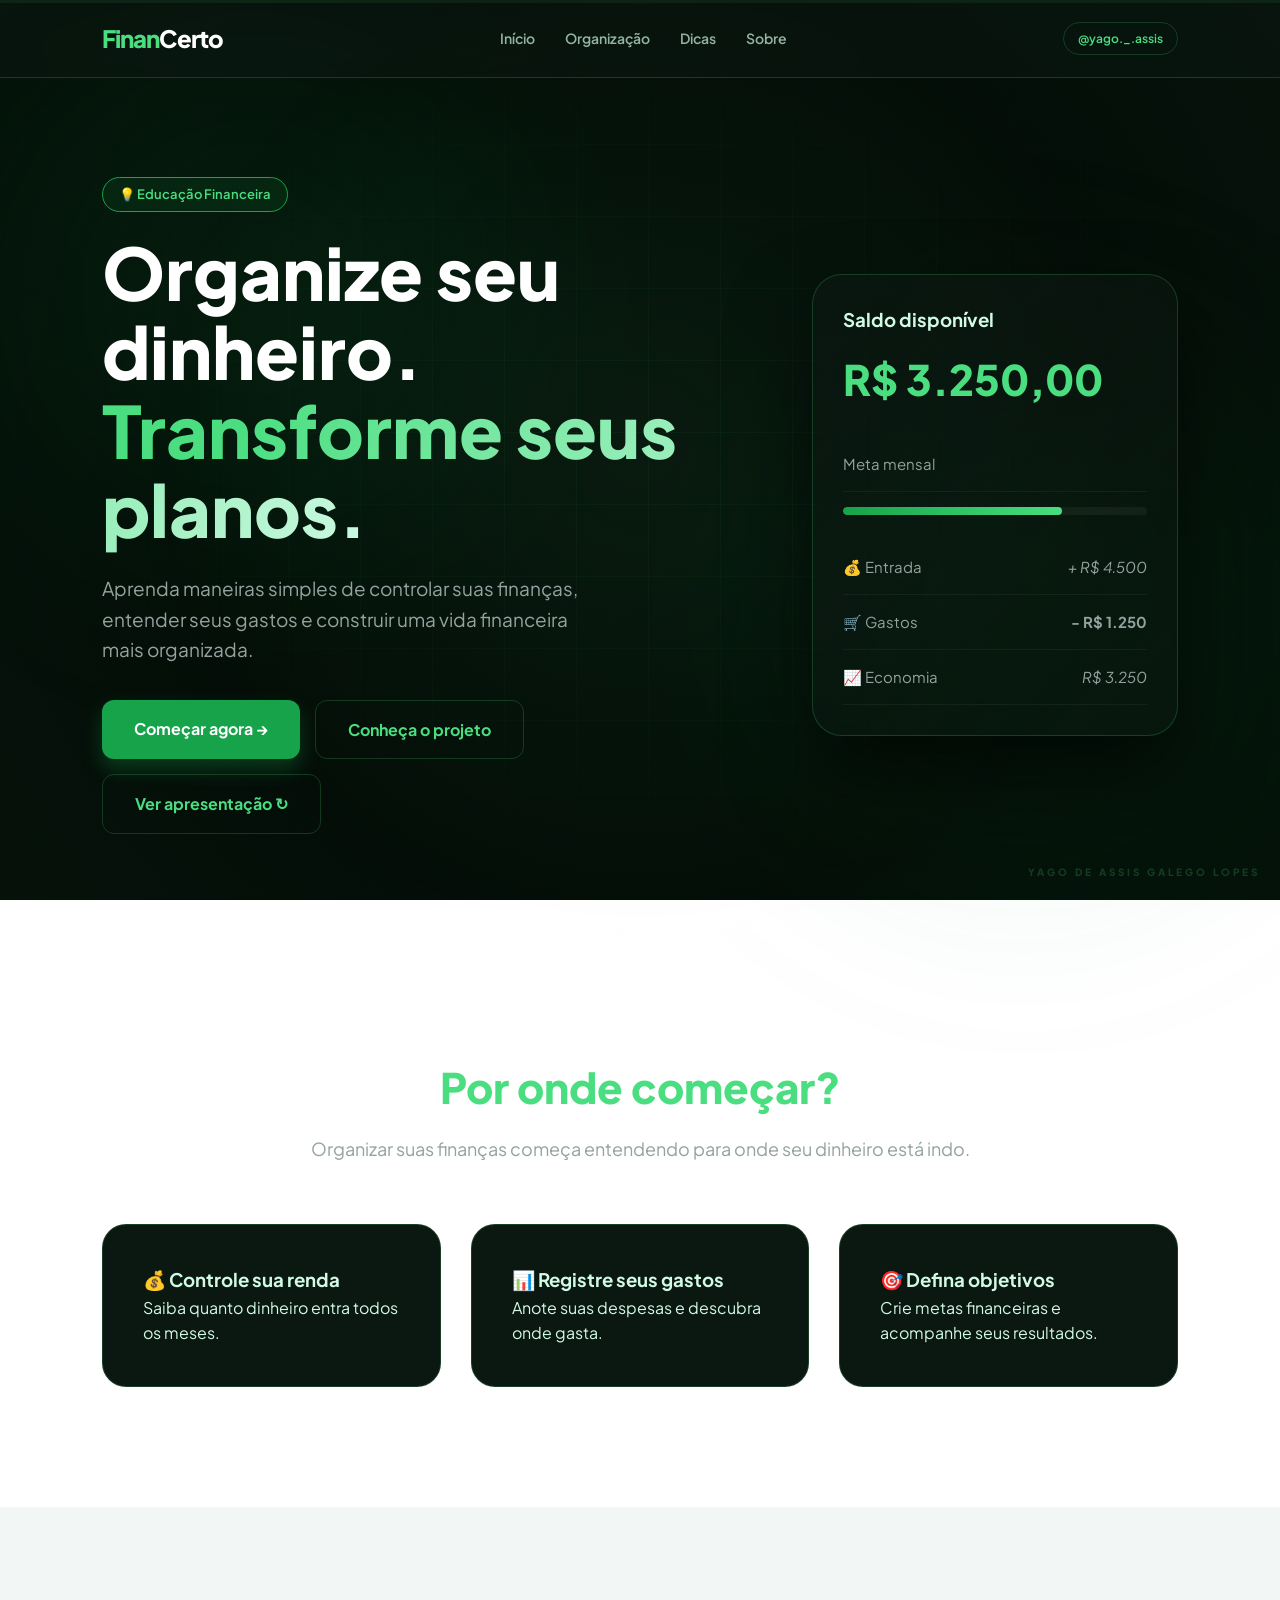
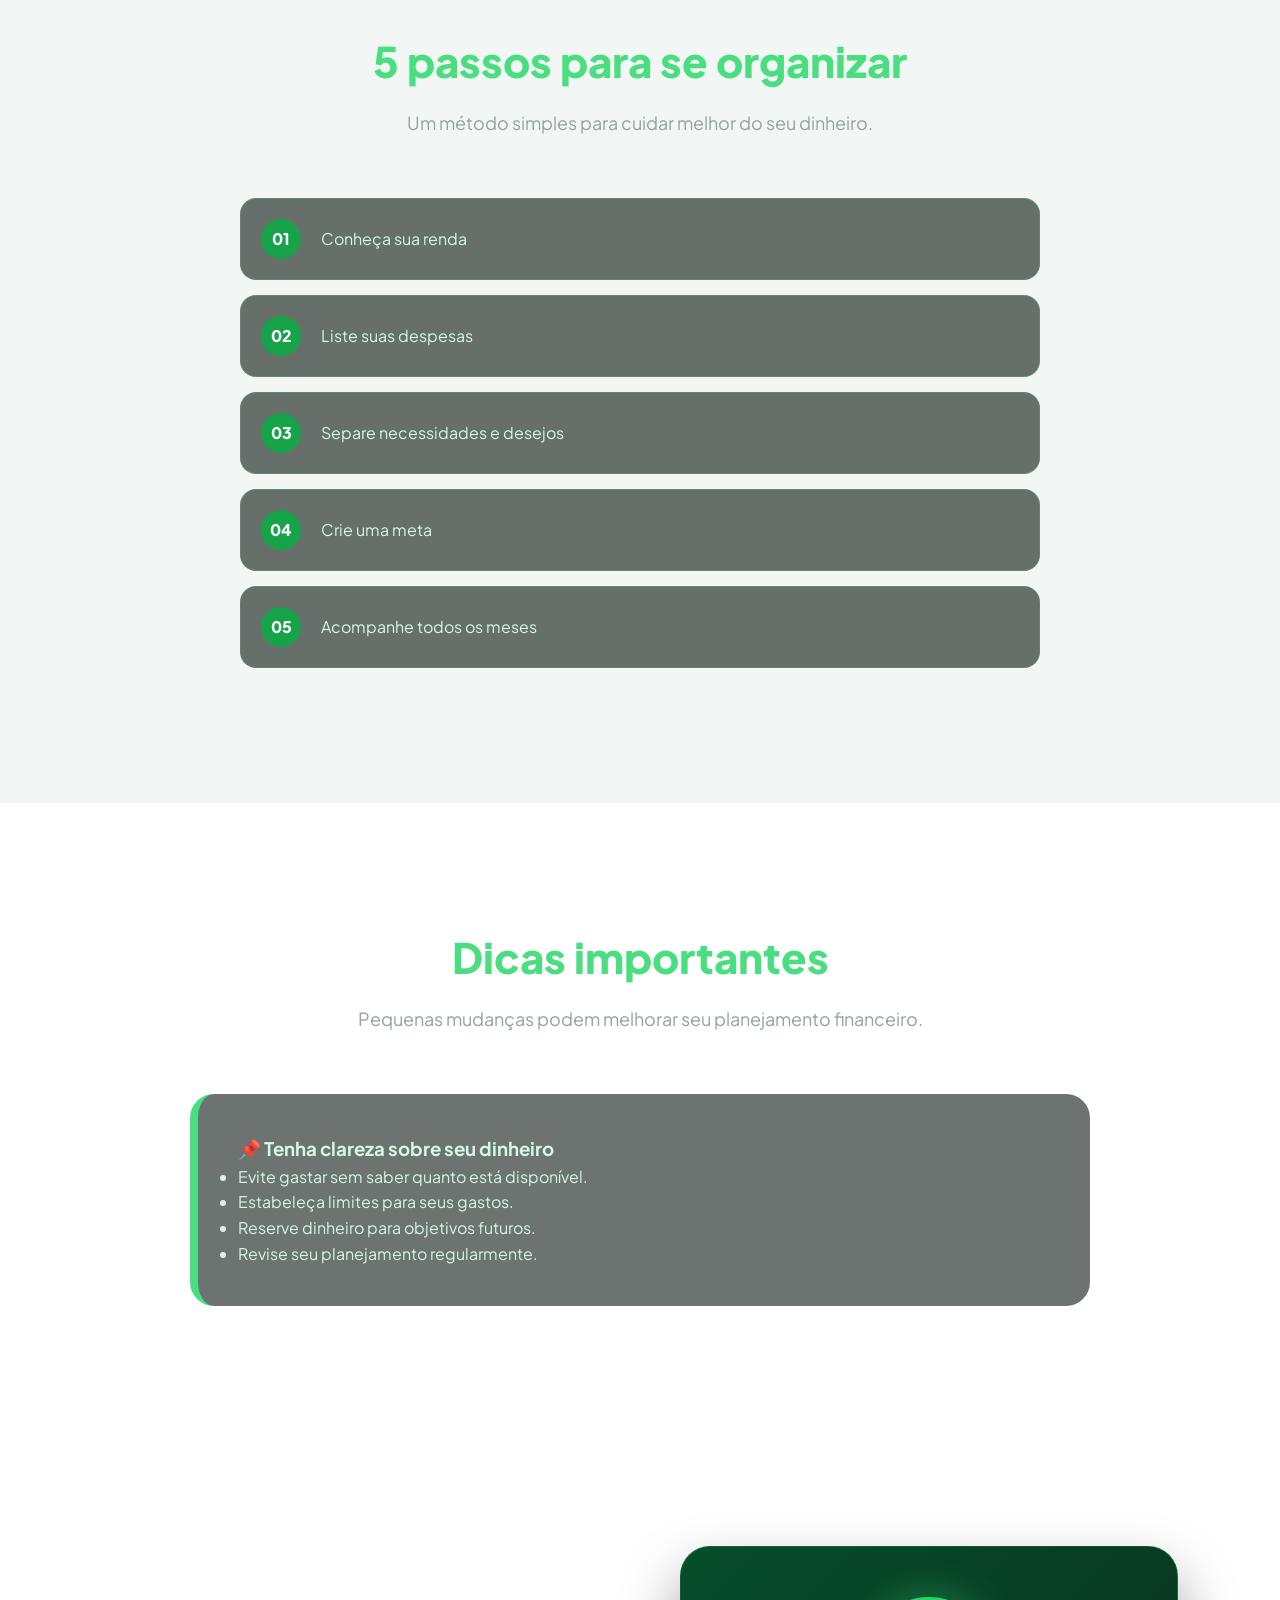
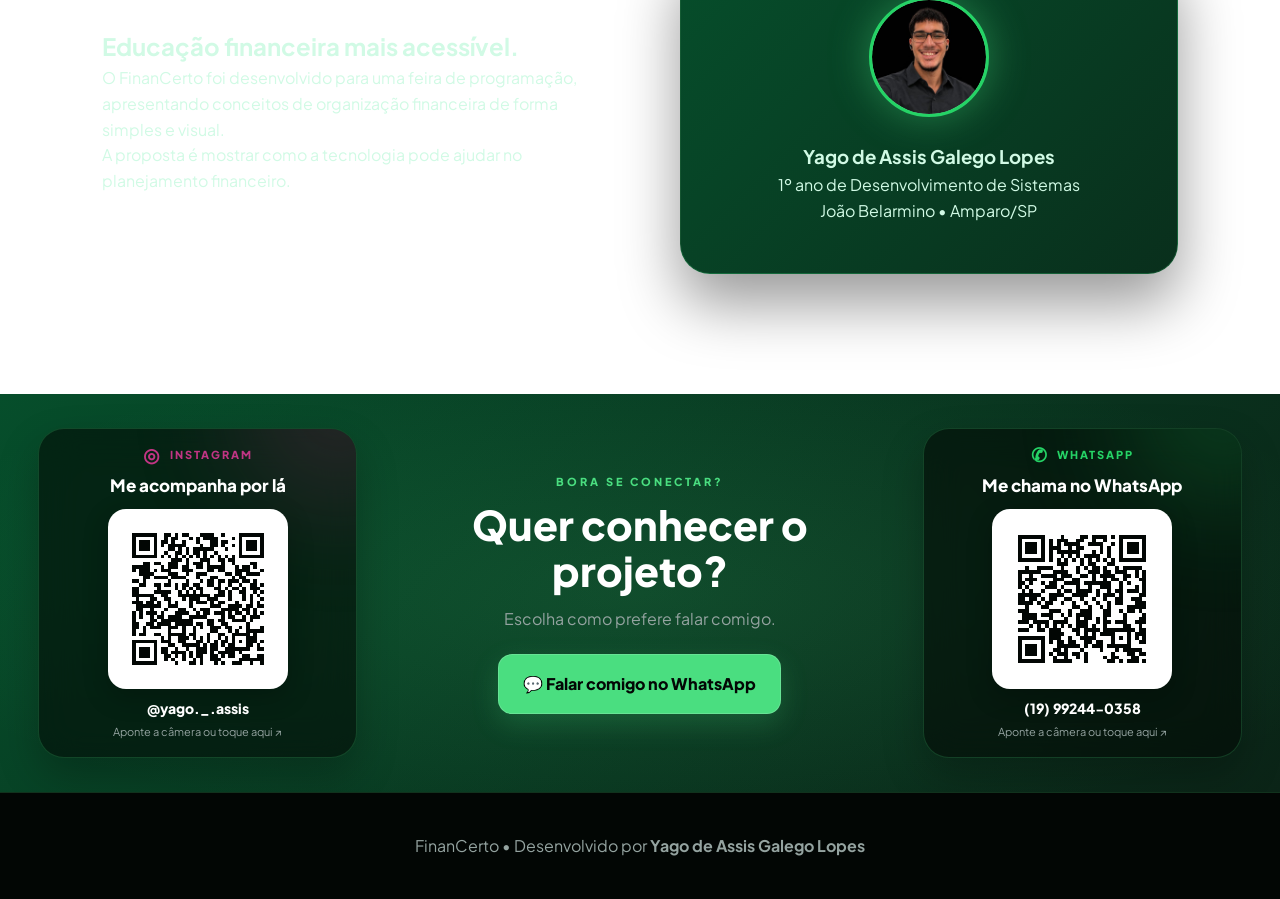
<file: financerto_atualizado.html>
<!DOCTYPE html>
<html lang="pt-br">
<head>
    <meta charset="UTF-8">
    <meta name="viewport" content="width=device-width, initial-scale=1.0">
    <title>FinanCerto | Yago</title>
    <link href="https://fonts.googleapis.com/css2?family=Plus+Jakarta+Sans:wght@400;600;800&display=swap" rel="stylesheet">
    <link rel="stylesheet" href="financerto.css">
</head>
<body>

<div id="cursor" aria-hidden="true"></div>
<div class="scroll-progress" aria-hidden="true"><span id="scroll-progress-bar"></span></div>
<div class="bg-glow glow-1"></div>
<div class="bg-glow glow-2"></div>

<header>
    <div class="logo">Finan<span>Certo</span></div>
    <nav>
        <a href="#inicio">Início</a>
        <a href="#organizacao">Organização</a>
        <a href="#dicas">Dicas</a>
        <a href="#sobre">Sobre</a>
    </nav>
        <div class="tema">@yago._.assis</div>
</header>

<main>
    <section class="hero" id="inicio">
        <div class="texto">
            <small>💡 Educação Financeira</small>
            <h1>Organize seu dinheiro. <span>Transforme seus planos.</span></h1>
            <p>Aprenda maneiras simples de controlar suas finanças, entender seus gastos e construir uma vida financeira mais organizada.</p>
            <div class="btn-group">
                <a href="#organizacao" class="botao">Começar agora →</a>
                <a href="#sobre" class="botao secundario">Conheça o projeto</a>
                <a href="#" class="botao secundario" id="ver-apresentacao">Ver apresentação ↻</a>
            </div>
        </div>

        <div class="painel">
            <h3>Saldo disponível</h3>
            <strong>R$ 3.250,00</strong>
            <p>Meta mensal</p>
            <div class="barra"><i></i></div>
            <p>💰 Entrada <em>+ R$ 4.500</em></p>
            <p>🛒 Gastos <b>- R$ 1.250</b></p>
            <p>📈 Economia <em>R$ 3.250</em></p>
        </div>
    </section>

    <section id="organizacao">
        <div class="titulo">
            <h2>Por onde começar?</h2>
            <p>Organizar suas finanças começa entendendo para onde seu dinheiro está indo.</p>
        </div>
        <div class="cards">
            <article>
                <h3>💰 Controle sua renda</h3>
                <p>Saiba quanto dinheiro entra todos os meses.</p>
            </article>
            <article>
                <h3>📊 Registre seus gastos</h3>
                <p>Anote suas despesas e descubra onde gasta.</p>
            </article>
            <article>
                <h3>🎯 Defina objetivos</h3>
                <p>Crie metas financeiras e acompanhe seus resultados.</p>
            </article>
        </div>
    </section>

    <section class="passos">
        <div class="titulo">
            <h2>5 passos para se organizar</h2>
            <p>Um método simples para cuidar melhor do seu dinheiro.</p>
        </div>
        <div class="lista">
            <div><b>01</b> Conheça sua renda</div>
            <div><b>02</b> Liste suas despesas</div>
            <div><b>03</b> Separe necessidades e desejos</div>
            <div><b>04</b> Crie uma meta</div>
            <div><b>05</b> Acompanhe todos os meses</div>
        </div>
    </section>

    <section id="dicas">
        <div class="titulo">
            <h2>Dicas importantes</h2>
            <p>Pequenas mudanças podem melhorar seu planejamento financeiro.</p>
        </div>
        <div class="dica">
            <h3>📌 Tenha clareza sobre seu dinheiro</h3>
            <ul>
                <li>Evite gastar sem saber quanto está disponível.</li>
                <li>Estabeleça limites para seus gastos.</li>
                <li>Reserve dinheiro para objetivos futuros.</li>
                <li>Revise seu planejamento regularmente.</li>
            </ul>
        </div>
    </section>

    <section id="sobre">
        <div class="sobre">
            <div>
                <h2>Educação financeira mais acessível.</h2>
                <p>O FinanCerto foi desenvolvido para uma feira de programação, apresentando conceitos de organização financeira de forma simples e visual.</p>
                <p>A proposta é mostrar como a tecnologia pode ajudar no planejamento financeiro.</p>
            </div>
            <div class="perfil">
                <div class="avatar"><img src="[data-uri]" alt="Foto de Yago"></div>
                <h3>Yago de Assis Galego Lopes</h3>
                <p>1º ano de Desenvolvimento de Sistemas</p>
                <p>João Belarmino • Amparo/SP</p>
            </div>
        </div>
    </section>

    <section class="contato" id="contato">
    <div class="contato-layout">
        <a class="qr-card instagram-card" href="https://www.instagram.com/yago._.assis/" target="_blank" rel="noopener noreferrer" aria-label="Abrir Instagram de Yago assis">
            <span class="qr-label"><span class="qr-symbol">◎</span> INSTAGRAM</span>
            <h3>Me acompanha por lá</h3>
            <span class="qr-frame"><img class="qr-code" src="[data-uri]" alt="QR code para abrir o Instagram @yago._.assis"></span>
            <span class="qr-handle">@yago._.assis</span>
            <span class="qr-hint">Aponte a câmera ou toque aqui ↗</span>
        </a>

        <div class="contato-central">
            <span class="contato-kicker">BORA SE CONECTAR?</span>
            <h2>Quer conhecer o projeto?</h2>
            <p>Escolha como prefere falar comigo.</p>
            <a class="contato-btn" href="https://wa.me/5519992440358" target="_blank" rel="noopener noreferrer">💬 Falar comigo no WhatsApp</a>
        </div>

        <a class="qr-card whatsapp-card" href="https://wa.me/5519992440358" target="_blank" rel="noopener noreferrer" aria-label="Abrir conversa no WhatsApp com Yago">
            <span class="qr-label"><span class="qr-symbol">✆</span> WHATSAPP</span>
            <h3>Me chama no WhatsApp</h3>
            <span class="qr-frame"><img class="qr-code" src="[data-uri]" alt="QR code para conversar com Yago pelo WhatsApp"></span>
            <span class="qr-handle">(19) 99244-0358</span>
            <span class="qr-hint">Aponte a câmera ou toque aqui ↗</span>
        </a>
    </div>
</section>
</main>

<footer>
    FinanCerto • Desenvolvido por <strong>Yago de Assis Galego Lopes</strong>
</footer>

<div class="marca">YAGO DE ASSIS GALEGO LOPES</div>

<script>
    const cursor = document.getElementById('cursor');
    const progressBar = document.getElementById('scroll-progress-bar');
    const root = document.documentElement;
    const hasFinePointer = window.matchMedia('(hover: hover) and (pointer: fine)').matches;

    if (hasFinePointer && cursor) {
        let pointerFrame = false;
        let pointerX = window.innerWidth / 2;
        let pointerY = window.innerHeight / 2;
        let activeCard = null;

        const updatePointerVisuals = () => {
            cursor.style.left = `${pointerX}px`;
            cursor.style.top = `${pointerY}px`;
            cursor.classList.add('is-visible');

            root.style.setProperty('--pointer-x', `${pointerX}px`);
            root.style.setProperty('--pointer-y', `${pointerY}px`);
            root.style.setProperty('--glow-shift-x', `${((pointerX / window.innerWidth) - 0.5) * 28}px`);
            root.style.setProperty('--glow-shift-y', `${((pointerY / window.innerHeight) - 0.5) * 28}px`);
            root.style.setProperty('--spot-shift-x', `${pointerX - window.innerWidth / 2}px`);
            root.style.setProperty('--spot-shift-y', `${pointerY - window.innerHeight / 2}px`);

            if (activeCard) {
                const rect = activeCard.getBoundingClientRect();
                const x = ((pointerX - rect.left) / rect.width) * 100;
                const y = ((pointerY - rect.top) / rect.height) * 100;
                activeCard.style.setProperty('--x', `${x}%`);
                activeCard.style.setProperty('--y', `${y}%`);
                activeCard.style.setProperty('--tilt-x', `${((50 - y) / 50 * 3).toFixed(2)}deg`);
                activeCard.style.setProperty('--tilt-y', `${((x - 50) / 50 * 3).toFixed(2)}deg`);
            }
            pointerFrame = false;
        };

        document.addEventListener('pointermove', (event) => {
            pointerX = event.clientX;
            pointerY = event.clientY;
            const target = event.target;
            const nextCard = target instanceof Element ? target.closest('article') : null;
            if (activeCard && activeCard !== nextCard) {
                activeCard.style.setProperty('--tilt-x', '0deg');
                activeCard.style.setProperty('--tilt-y', '0deg');
            }
            activeCard = nextCard;
            if (!pointerFrame) {
                pointerFrame = true;
                requestAnimationFrame(updatePointerVisuals);
            }
        }, { passive: true });

        document.querySelectorAll('a, button, .botao, .qr-card, .tema').forEach((element) => {
            element.addEventListener('pointerenter', () => cursor.classList.add('is-hovering'));
            element.addEventListener('pointerleave', () => cursor.classList.remove('is-hovering'));
        });
        document.querySelectorAll('article').forEach((card) => {
            card.addEventListener('pointerleave', () => {
                card.style.setProperty('--tilt-x', '0deg');
                card.style.setProperty('--tilt-y', '0deg');
                if (activeCard === card) activeCard = null;
            });
        });
        document.addEventListener('pointerdown', () => cursor.classList.add('is-clicking'), { passive: true });
        document.addEventListener('pointerup', () => cursor.classList.remove('is-clicking'), { passive: true });
    }

    if (progressBar) {
        let scrollFrame = false;
        const updateProgress = () => {
            if (scrollFrame) return;
            scrollFrame = true;
            requestAnimationFrame(() => {
                const maxScroll = document.documentElement.scrollHeight - window.innerHeight;
                const progress = maxScroll > 0 ? Math.min(1, Math.max(0, window.scrollY / maxScroll)) : 0;
                progressBar.style.transform = `scaleX(${progress})`;
                scrollFrame = false;
            });
        };
        window.addEventListener('scroll', updateProgress, { passive: true });
        window.addEventListener('resize', updateProgress, { passive: true });
        updateProgress();
    }

    document.addEventListener('pointerdown', (event) => {
        const target = event.target;
        if (!(target instanceof Element) || !target.closest('a, button, .botao, .qr-card')) return;
        const ripple = document.createElement('span');
        ripple.className = 'click-ripple';
        ripple.style.left = `${event.clientX}px`;
        ripple.style.top = `${event.clientY}px`;
        document.body.appendChild(ripple);
        ripple.addEventListener('animationend', () => ripple.remove(), { once: true });
    }, { passive: true });

    const revealTargets = document.querySelectorAll('section, article, .dica, .perfil, .lista div');
    if ('IntersectionObserver' in window) {
        const observer = new IntersectionObserver((entries, activeObserver) => {
            entries.forEach((entry) => {
                if (entry.isIntersecting) {
                    entry.target.classList.add('active');
                    activeObserver.unobserve(entry.target);
                }
            });
        }, { threshold: 0.12, rootMargin: '0px 0px -4% 0px' });
        revealTargets.forEach((element) => {
            element.classList.add('reveal');
            observer.observe(element);
        });
    } else {
        revealTargets.forEach((element) => element.classList.add('active'));
    }

    const presentationButton = document.getElementById('ver-apresentacao');
    if (presentationButton) {
        presentationButton.addEventListener('click', (event) => {
            event.preventDefault();
            try {
                localStorage.removeItem('fincerto_video_seen');
            } catch (e) {}
            if (window.parent && window.parent !== window) {
                window.parent.location.reload();
            } else {
                window.location.reload();
            }
        });
    }
</script>

</body>
</html>
</file>
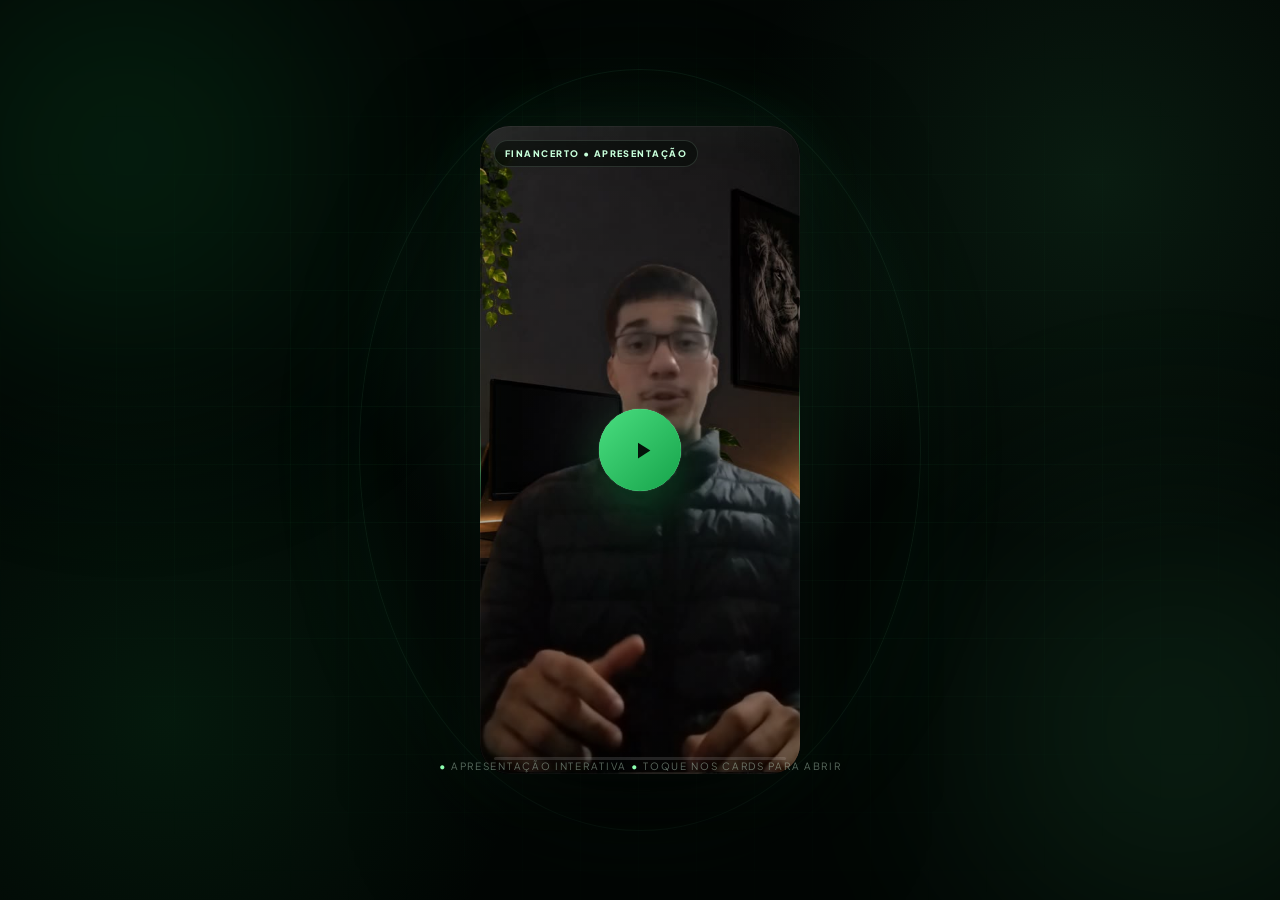
<file: index(1).html>
<!DOCTYPE html>
<html lang="pt-br">
<head>
<meta charset="UTF-8">
<meta name="viewport" content="width=device-width, initial-scale=1.0, viewport-fit=cover">
<title>FinanCerto | Yago</title>
<link href="https://fonts.googleapis.com/css2?family=Plus+Jakarta+Sans:wght@400;600;800&display=swap" rel="stylesheet">
<style>
:root{--vi-green:#4ade80;--vi-green-2:#16a34a;--vi-mint:#d1fae5;--vi-bg:#020604;--vi-card:rgba(8,20,13,.76);--vi-border:rgba(116,255,171,.24)}
*{box-sizing:border-box}
html,body{margin:0;width:100%;height:100%;overflow:hidden}
body{background:#020604;font-family:'Plus Jakarta Sans',sans-serif}
#vi-site{position:fixed;inset:0;width:100%;height:100%;border:0;background:#020604}
body.vi-active{overflow:hidden!important;height:100%}
#vi-wrap{position:fixed;inset:0;z-index:999999;display:grid;place-items:center;background:
 radial-gradient(circle at 50% 38%,rgba(13,48,29,.86),transparent 33%),
 radial-gradient(circle at 13% 80%,rgba(22,163,74,.12),transparent 27%),
 radial-gradient(circle at 86% 20%,rgba(74,222,128,.10),transparent 28%),#020604;
 font-family:'Plus Jakarta Sans',sans-serif;transition:opacity .9s ease,visibility .9s ease}
#vi-wrap.vi-hide{opacity:0;visibility:hidden;pointer-events:none}
.vi-grid{position:absolute;inset:0;background-image:linear-gradient(rgba(74,222,128,.055) 1px,transparent 1px),linear-gradient(90deg,rgba(74,222,128,.055) 1px,transparent 1px);background-size:58px 58px;-webkit-mask-image:radial-gradient(ellipse at center,#000 10%,transparent 82%);mask-image:radial-gradient(ellipse at center,#000 10%,transparent 82%);animation:vi-grid 28s linear infinite;pointer-events:none}
@keyframes vi-grid{to{background-position:58px 58px,58px 58px}}
.vi-orb{position:absolute;width:min(52vw,680px);aspect-ratio:1;border-radius:50%;filter:blur(90px);pointer-events:none;background:radial-gradient(circle,rgba(22,163,74,.20),transparent 68%);animation:vi-orb 11s ease-in-out infinite alternate}
.vi-orb.o1{left:-16%;top:-20%}.vi-orb.o2{right:-18%;bottom:-18%;animation-delay:-5s;background:radial-gradient(circle,rgba(74,222,128,.14),transparent 70%)}
@keyframes vi-orb{to{transform:translate(5%,7%) scale(1.14)}}

#vi-stage{position:relative;width:min(1180px,96vw);height:min(820px,92vh);display:grid;grid-template-columns:minmax(250px,1fr) 320px minmax(250px,1fr);align-items:center;gap:38px;isolation:isolate}
#vi-stage::before{content:"";position:absolute;left:50%;top:50%;width:560px;height:760px;transform:translate(-50%,-50%);border-radius:50%;border:1px solid rgba(116,255,171,.08);box-shadow:0 0 120px rgba(74,222,128,.05),inset 0 0 90px rgba(74,222,128,.035);pointer-events:none}
.vi-side{position:relative;display:flex;flex-direction:column;justify-content:center;min-height:100%;pointer-events:none}
.vi-side.left{align-items:flex-end}.vi-side.right{align-items:flex-start}
.vi-card{position:relative;width:min(340px,100%);color:#fff;text-decoration:none;pointer-events:none;visibility:hidden;opacity:0;filter:blur(12px);transform:translateX(-44px) scale(.96);transition:opacity .55s ease,filter .65s ease,transform .75s cubic-bezier(.18,.9,.2,1),visibility 0s linear .65s;outline:none}
.vi-side.right .vi-card{transform:translateX(44px) scale(.96)}
.vi-card.is-live{visibility:visible;opacity:1;filter:blur(0);transform:translateX(0) scale(1);pointer-events:auto;transition-delay:0s}
.vi-card:hover{transform:translateY(-5px) scale(1.015)}
.vi-card::before{content:"";position:absolute;inset:-1px;border-radius:26px;padding:1px;background:linear-gradient(135deg,rgba(183,255,208,.42),rgba(74,222,128,.04) 50%,rgba(22,163,74,.34));-webkit-mask:linear-gradient(#000 0 0) content-box,linear-gradient(#000 0 0);-webkit-mask-composite:xor;mask-composite:exclude;opacity:.9}
.vi-card-inner{position:relative;border:1px solid var(--vi-border);border-radius:26px;padding:18px;background:linear-gradient(145deg,rgba(11,31,19,.82),rgba(2,9,5,.62));backdrop-filter:blur(18px);box-shadow:0 24px 70px rgba(0,0,0,.46),inset 0 1px 0 rgba(255,255,255,.06);overflow:hidden}
.vi-card-inner::after{content:"";position:absolute;inset:-30% -10%;background:linear-gradient(100deg,transparent 35%,rgba(185,255,214,.12) 48%,transparent 61%);transform:translateX(-60%) rotate(8deg);transition:transform .75s ease;pointer-events:none}
.vi-card:hover .vi-card-inner::after{transform:translateX(70%) rotate(8deg)}
.vi-card .scan{position:absolute;left:-20%;right:-20%;top:0;height:2px;background:linear-gradient(90deg,transparent,rgba(171,255,197,.95),transparent);filter:blur(.2px);animation:scan 2.2s linear infinite;pointer-events:none}
@keyframes scan{from{transform:translateY(-25px);opacity:0}18%{opacity:1}100%{transform:translateY(220px);opacity:0}}

.vi-identity .markrow{display:flex;align-items:center;gap:14px}.vi-mark{width:56px;height:56px;border-radius:18px;display:grid;place-items:center;background:linear-gradient(135deg,#2fdc7c,#0e9e4d);box-shadow:0 12px 35px rgba(32,210,109,.26)}
.vi-mark svg{width:32px;height:32px;fill:#04130a}.vi-identity .kicker,.vi-social .kicker{font-size:10px;letter-spacing:.19em;font-weight:800;color:#8affaf}.vi-identity h3{margin:3px 0 0;font-size:24px;letter-spacing:-.035em}.vi-identity p{margin:14px 0 0;color:rgba(237,255,244,.76);font-size:13px;line-height:1.55}.vi-identity .meta{display:flex;flex-wrap:wrap;gap:8px;margin-top:15px}.vi-chip{display:inline-flex;align-items:center;padding:7px 10px;border-radius:999px;border:1px solid rgba(116,255,171,.18);background:rgba(74,222,128,.07);color:#c6ffda;font-size:10px;font-weight:800;letter-spacing:.08em;text-transform:uppercase}.vi-identity .note{display:block;margin-top:12px;color:rgba(237,255,244,.46);font-size:11px}

.vi-social .social-main{display:flex;align-items:center;gap:14px}.vi-social .social-icon{width:58px;height:58px;border-radius:18px;display:grid;place-items:center;flex:0 0 auto;background:linear-gradient(145deg,rgba(14,31,20,.98),rgba(5,11,8,.95));border:1px solid rgba(116,255,171,.22);box-shadow:inset 0 1px 0 rgba(255,255,255,.06),0 13px 32px rgba(0,0,0,.32)}.vi-social .social-icon svg{width:31px;height:31px;fill:none;stroke:#91ffb5;stroke-width:1.8}.vi-social .copy{min-width:0}.vi-social .title{margin-top:3px;font-size:19px;font-weight:800;letter-spacing:-.02em}.vi-social .handle{margin-top:4px;font-size:12px;color:rgba(237,255,244,.68)}.vi-action{margin-top:16px;display:flex;align-items:center;justify-content:space-between;gap:10px}.vi-cta{display:inline-flex;align-items:center;gap:8px;padding:11px 14px;border-radius:13px;border:1px solid rgba(116,255,171,.24);background:rgba(74,222,128,.09);color:#d1fae5;font-size:11px;font-weight:800;letter-spacing:.08em;text-transform:uppercase}.vi-arrow{font-size:17px;transition:transform .25s ease}.vi-card:hover .vi-arrow{transform:translate(3px,-2px)}.vi-hint{font-size:10px;color:rgba(237,255,244,.40)}

#vi-frame{position:relative;width:320px;height:min(72vh,650px);border-radius:30px;background:#000;overflow:hidden;box-shadow:0 45px 120px rgba(0,0,0,.72),0 0 70px rgba(74,222,128,.09);z-index:20;opacity:0;transform:translateY(28px) scale(.95);animation:frame-in .9s cubic-bezier(.18,.82,.18,1) .15s forwards}
@keyframes frame-in{to{opacity:1;transform:translateY(0) scale(1)}}
#vi-frame::before{content:"";position:absolute;inset:-1px;border-radius:31px;padding:2px;background:conic-gradient(from 0deg,transparent 0 18%,rgba(74,222,128,.95),transparent 30% 68%,rgba(110,255,163,.6),transparent 78% 100%);-webkit-mask:linear-gradient(#000 0 0) content-box,linear-gradient(#000 0 0);-webkit-mask-composite:xor;mask-composite:exclude;animation:frame-ring 4s linear infinite;pointer-events:none;z-index:30}
@keyframes frame-ring{to{transform:rotate(360deg)}}
#vi-frame.vi-end{animation:frame-out .65s cubic-bezier(.55,0,1,.45) forwards}@keyframes frame-out{to{opacity:0;transform:scale(.82) translateY(-10px);filter:blur(8px)}}
#vi-frame::after{content:"";position:absolute;inset:0;border-radius:30px;box-shadow:inset 0 0 0 1px rgba(255,255,255,.05),inset 0 0 60px rgba(74,222,128,.05);pointer-events:none;z-index:29}
#vi-video{width:100%;height:100%;display:block;object-fit:cover;background:#000}
#vi-play{position:absolute;inset:0;z-index:80;display:grid;place-items:center;border:0;background:linear-gradient(180deg,rgba(0,0,0,.10),rgba(0,0,0,.42));cursor:pointer;color:white;transition:opacity .45s ease,visibility .45s ease}
#vi-play.vi-hidden{opacity:0;visibility:hidden;pointer-events:none}
.vi-play-core{position:relative;width:82px;height:82px;border-radius:50%;display:grid;place-items:center;background:linear-gradient(135deg,#4ade80,#16a34a);box-shadow:0 18px 45px rgba(22,163,74,.35),0 0 0 1px rgba(255,255,255,.08);transition:transform .28s ease;z-index:2}.vi-play-core:hover{transform:scale(1.06)}.vi-play-core svg{width:27px;height:27px;fill:#04130a;margin-left:4px}.vi-ripple{position:absolute;width:82px;height:82px;border-radius:50%;border:1px solid rgba(116,255,171,.65);animation:ripple 2.2s ease-out infinite}.vi-ripple.r2{animation-delay:.72s}.vi-ripple.r3{animation-delay:1.44s}@keyframes ripple{0%{transform:scale(.92);opacity:.85}100%{transform:scale(2.45);opacity:0}}
.vi-toplabel{position:absolute;left:14px;top:14px;z-index:82;padding:7px 10px;border-radius:999px;border:1px solid rgba(210,255,226,.14);background:rgba(2,8,5,.52);backdrop-filter:blur(8px);font-size:9px;font-weight:800;letter-spacing:.16em;color:#c7ffda;text-transform:uppercase}
.vi-progress{position:absolute;left:14px;right:14px;bottom:14px;height:3px;border-radius:99px;background:rgba(255,255,255,.12);z-index:82;overflow:hidden}.vi-progress i{display:block;width:0;height:100%;background:linear-gradient(90deg,#16a34a,#4ade80,#d1fae5);box-shadow:0 0 12px rgba(74,222,128,.65)}
.vi-linkline{position:absolute;height:1px;background:linear-gradient(90deg,transparent,rgba(110,255,163,.35),transparent);top:50%;width:150px;pointer-events:none;opacity:.0;transition:opacity .5s ease}.vi-linkline.left{right:100%}.vi-linkline.right{left:100%}.vi-card.is-live~.vi-linkline{}
.vi-hud{position:absolute;left:50%;top:calc(50% + min(36vh,310px));transform:translate(-50%,0);font-size:10px;letter-spacing:.17em;color:rgba(221,255,233,.4);text-transform:uppercase;white-space:nowrap;pointer-events:none}.vi-hud b{color:#8dffb0}

#vi-flash{position:fixed;inset:0;z-index:1000000;opacity:0;pointer-events:none;background:radial-gradient(circle,rgba(217,255,230,.96),rgba(74,222,128,.26) 28%,transparent 72%)}#vi-flash.vi-go{animation:flash .9s ease-out forwards}@keyframes flash{0%{opacity:0}12%{opacity:1}100%{opacity:0}}
.vi-p{position:fixed;left:50%;top:50%;width:5px;height:5px;border-radius:50%;background:#7dffac;box-shadow:0 0 12px #7dffac;z-index:1000000;pointer-events:none;animation:burst .95s cubic-bezier(.16,.84,.44,1) forwards}@keyframes burst{to{transform:translate(var(--tx),var(--ty)) scale(0);opacity:0}}

@media (max-width:980px){
 #vi-stage{width:96vw;height:94vh;grid-template-columns:1fr;grid-template-rows:1fr auto 1fr;gap:0;justify-items:center}
 #vi-frame{grid-row:2;width:min(290px,58vw);height:min(72vh,570px)}
 .vi-side{position:absolute;inset:0;min-height:auto;display:block;pointer-events:none}
 .vi-side.left,.vi-side.right{align-items:unset}
 .vi-card{position:absolute;width:min(340px,76vw)}
 .vi-side.left .vi-identity{left:50%;top:2%;transform:translate(-50%,-18px) scale(.96)}
 .vi-side.left .vi-whatsapp{left:50%;bottom:2%;transform:translate(-50%,18px) scale(.96)}
 .vi-side.right .vi-instagram{right:50%;bottom:2%;transform:translate(50%,18px) scale(.96)}
 .vi-card.is-live{transform:translate(-50%,0) scale(1)}
 .vi-side.right .vi-card.is-live{transform:translate(50%,0) scale(1)}
 .vi-hud{top:auto;bottom:1.2%;font-size:9px}
}
@media (max-width:560px){
 #vi-stage{height:96vh}.vi-card{width:min(330px,88vw)}#vi-frame{width:min(270px,64vw);height:min(66vh,500px);border-radius:26px}.vi-card-inner{padding:15px;border-radius:22px}.vi-identity h3{font-size:21px}.vi-social .title{font-size:16px}.vi-mark,.vi-social .social-icon{width:50px;height:50px;border-radius:15px}.vi-cta{padding:10px 11px;font-size:10px}.vi-hud{display:none}
}
@media (prefers-reduced-motion:reduce){*{animation-duration:.01ms!important;animation-iteration-count:1!important;transition-duration:.01ms!important}}
</style></head>
<body class="vi-active">
<iframe id="vi-site" src="financerto.html" title="FinanCerto"></iframe>
<div id="vi-wrap">
  <div class="vi-grid"></div>
  <div class="vi-orb o1"></div>
  <div class="vi-orb o2"></div>

  <div id="vi-stage">
    <div class="vi-side left">
      <a class="vi-card vi-identity" id="vi-cue-name" href="javascript:void(0)" aria-label="Apresentação do Yago">
        <span class="vi-card-inner">
          <span class="vi-mark" aria-hidden="true"><svg viewBox="0 0 24 24"><path d="M5 4h14a1 1 0 0 1 1 1v14a1 1 0 0 1-1 1H5a1 1 0 0 1-1-1V5a1 1 0 0 1 1-1Zm3 4v8h2V8H8Zm4 0v8h2V8h-2Zm4 0v8h2V8h-2Z"/></svg></span>
          <span class="markrow">
            <span><span class="kicker">APRESENTAÇÃO</span><h3>Yago de Assis</h3></span>
          </span>
          <p>1º ano • Desenvolvimento de Sistemas<br>Projeto desenvolvido para a feira de programação.</p>
          <span class="meta"><span class="vi-chip">FinanCerto</span><span class="vi-chip">Tecnologia</span><span class="vi-chip">Educação financeira</span></span>
          <span class="note">Uma apresentação feita para conectar tecnologia e planejamento.</span>
          <span class="scan"></span>
        </span>
      </a>
      <a class="vi-card vi-social vi-whatsapp" id="vi-cue-whatsapp" href="https://wa.me/5519992440358" target="_blank" rel="noopener noreferrer" aria-label="Abrir WhatsApp do Yago">
        <span class="vi-card-inner">
          <span class="social-main">
            <span class="social-icon" aria-hidden="true"><svg viewBox="0 0 24 24"><path d="M20.2 11.4a8.15 8.15 0 0 1-12.13 7.1L4 20l1.52-3.89A8.15 8.15 0 1 1 20.2 11.4Z"></path><path d="M8.4 8.1c.3-.3.6-.34.9-.09l1.04 1.03c.24.24.29.55.1.84l-.52.77a6.2 6.2 0 0 0 3.42 3.42l.77-.52c.29-.19.6-.14.84.1l1.03 1.04c.25.3.21.6-.09.9-.5.5-1.07.72-1.68.67-2.02-.18-5.92-3.2-6.6-5.84-.15-.58.05-1.18.59-1.72Z"></path></svg></span>
            <span class="copy"><span class="kicker">WHATSAPP</span><span class="title">Fala comigo</span><span class="handle">(19) 99244-0358</span></span>
          </span>
          <span class="vi-action"><span class="vi-cta">Abrir conversa <span class="vi-arrow">↗</span></span><span class="vi-hint">Clique para acessar</span></span>
          <span class="scan"></span>
        </span>
      </a>
    </div>

    <div id="vi-frame">
      <span class="vi-toplabel">FINANCERTO • APRESENTAÇÃO</span>
      <video id="vi-video" playsinline preload="auto" poster="[data-uri]">
      <source src="video.mp4" type="video/mp4">
    </video>
      <button id="vi-play" aria-label="Assistir ao vídeo">
        <span class="vi-ripple"></span><span class="vi-ripple r2"></span><span class="vi-ripple r3"></span>
        <span class="vi-play-core"><svg viewBox="0 0 24 24"><path d="M8 5v14l11-7z"/></svg></span>
      </button>
      <span class="vi-progress"><i id="vi-progress-bar"></i></span>
    </div>

    <div class="vi-side right">
      <a class="vi-card vi-social vi-instagram" id="vi-cue-instagram" href="https://www.instagram.com/yago._.assis/" target="_blank" rel="noopener noreferrer" aria-label="Abrir Instagram do Yago">
        <span class="vi-card-inner">
          <span class="social-main">
            <span class="social-icon" aria-hidden="true"><svg viewBox="0 0 24 24"><rect x="3.2" y="3.2" width="17.6" height="17.6" rx="5"></rect><circle cx="12" cy="12" r="4.1"></circle><circle cx="17.55" cy="6.55" r="1"></circle></svg></span>
            <span class="copy"><span class="kicker">INSTAGRAM</span><span class="title">Me acompanha por lá</span><span class="handle">@yago._.assis</span></span>
          </span>
          <span class="vi-action"><span class="vi-cta">Seguir perfil <span class="vi-arrow">↗</span></span><span class="vi-hint">Clique para abrir</span></span>
          <span class="scan"></span>
        </span>
      </a>
    </div>
  </div>
  <div class="vi-hud"><b>•</b> APRESENTAÇÃO INTERATIVA <b>•</b> toque nos cards para abrir</div>
</div>
<div id="vi-flash"></div>
<script>
(function(){
  var video=document.getElementById('vi-video'),
      play=document.getElementById('vi-play'),
      wrap=document.getElementById('vi-wrap'),
      frame=document.getElementById('vi-frame'),
      flash=document.getElementById('vi-flash'),
      progress=document.getElementById('vi-progress-bar'),
      cueName=document.getElementById('vi-cue-name'),
      cueInstagram=document.getElementById('vi-cue-instagram'),
      cueWhatsapp=document.getElementById('vi-cue-whatsapp'),
      seenKey='fincerto_video_seen';

  // Tempos definidos a partir das legendas embutidas no vídeo enviado.
  var cues=[
    {el:cueName,start:0.95,end:4.80},
    {el:cueInstagram,start:48.35,end:50.45},
    {el:cueWhatsapp,start:51.90,end:54.50}
  ];
  var active=null,started=false;

  function setCard(card,on){
    if(!card) return;
    card.classList.toggle('is-live',on);
    card.setAttribute('aria-hidden',on?'false':'true');
  }
  function clearCards(){ cues.forEach(function(c){setCard(c.el,false)}); active=null; }
  function sync(){
    if(!video) return;
    var t=video.currentTime||0;
    if(progress && video.duration) progress.style.width=((t/video.duration)*100)+'%';
    var next=null;
    for(var i=0;i<cues.length;i++){
      if(t>=cues[i].start && t<cues[i].end){ next=cues[i]; break; }
    }
    if(next!==active){
      cues.forEach(function(c){setCard(c,c===next)});
      active=next;
    }
  }
  function resetForReplay(){
    clearCards();
    if(progress) progress.style.width='0%';
    if(play) play.classList.remove('vi-hidden');
    if(frame) frame.classList.remove('vi-end');
  }
  function begin(){
    if(started) return;
    started=true;
    var p=video.play();
    if(p && p.then){
      p.then(function(){play.classList.add('vi-hidden')}).catch(function(){
        video.muted=true;
        video.play().then(function(){play.classList.add('vi-hidden')}).catch(function(err){console.error('Falha ao iniciar vídeo',err)});
      });
    }else{play.classList.add('vi-hidden')}
  }

  var alreadySeen=false;
  try{alreadySeen=localStorage.getItem(seenKey)==='1'}catch(e){}
  if(alreadySeen){wrap.style.display='none';document.body.classList.remove('vi-active');return;}

  play.addEventListener('click',begin);
  video.addEventListener('timeupdate',sync);
  video.addEventListener('loadedmetadata',sync);
  video.addEventListener('seeking',sync);
  video.addEventListener('pause',function(){
    if(!video.ended && started && video.currentTime>0) play.classList.remove('vi-hidden');
  });
  video.addEventListener('play',function(){started=true;play.classList.add('vi-hidden')});
  video.addEventListener('ended',function(){
    try{localStorage.setItem(seenKey,'1')}catch(e){}
    clearCards();
    if(progress) progress.style.width='100%';
    frame.classList.add('vi-end');
    flash.classList.remove('vi-go');void flash.offsetWidth;flash.classList.add('vi-go');
    for(var i=0;i<22;i++){
      var a=Math.random()*Math.PI*2,d=110+Math.random()*250,p=document.createElement('div');
      p.className='vi-p';p.style.setProperty('--tx',(Math.cos(a)*d)+'px');p.style.setProperty('--ty',(Math.sin(a)*d)+'px');p.style.animationDelay=(Math.random()*.12)+'s';
      document.body.appendChild(p);p.addEventListener('animationend',function(){this.remove()},{once:true});
    }
    setTimeout(function(){wrap.classList.add('vi-hide')},320);
    setTimeout(function(){wrap.style.display='none';document.body.classList.remove('vi-active')},1200);
  });

  // Teclado: espaço inicia; Enter aciona o card em foco.
  document.addEventListener('keydown',function(e){
    if((e.code==='Space'||e.key===' ') && document.activeElement===document.body){e.preventDefault();begin()}
  });
})();
</script>
</body>
</html>
</file>
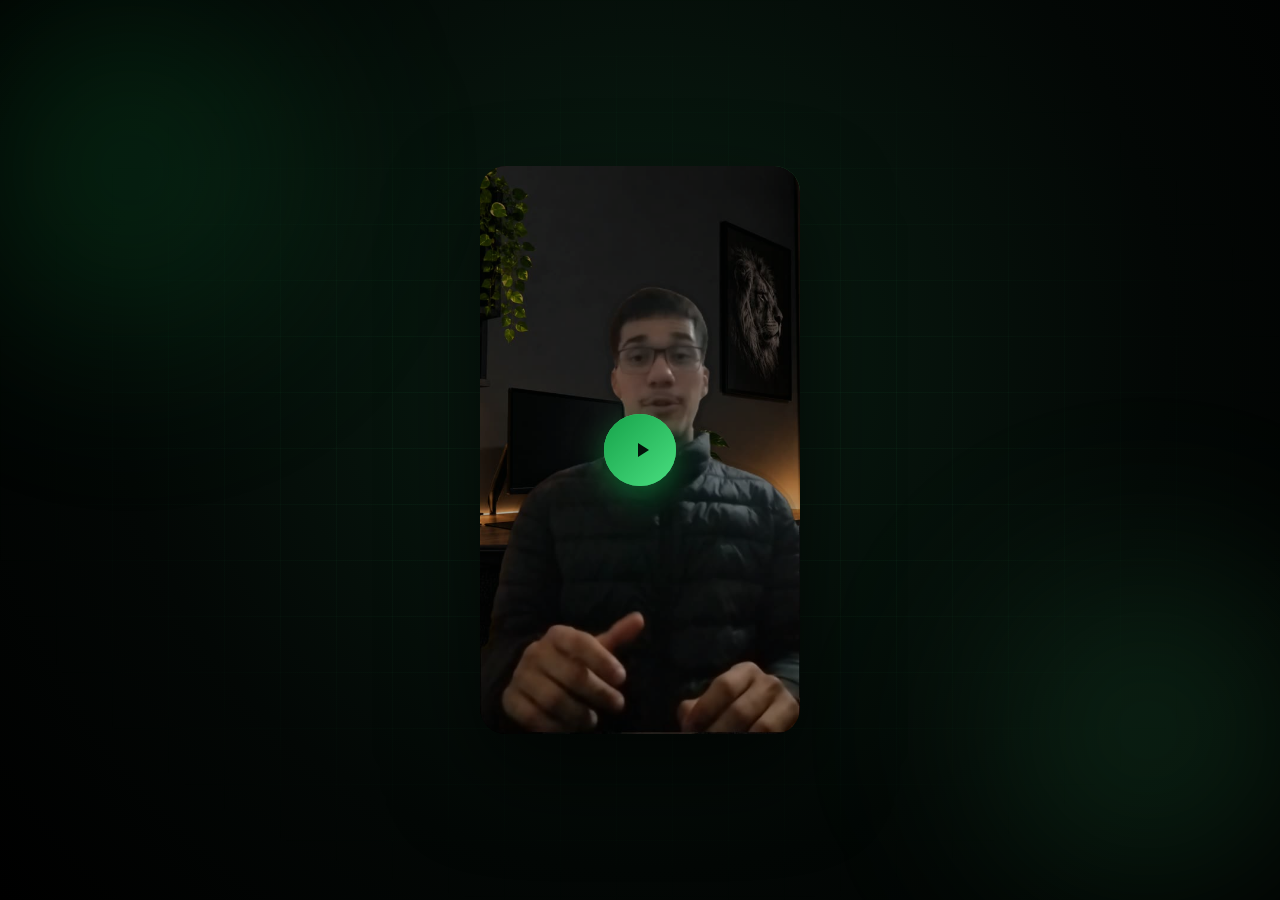
<file: index_atualizado.html>
<!DOCTYPE html>
<html lang="pt-br">
<head>
<meta charset="UTF-8">
<meta name="viewport" content="width=device-width, initial-scale=1.0, viewport-fit=cover">
<title>FinanCerto | Yago</title>
<link href="https://fonts.googleapis.com/css2?family=Plus+Jakarta+Sans:wght@400;600;800&display=swap" rel="stylesheet">
<style>
:root{--vi-primary:#4ade80;--vi-primary-dark:#16a34a;--vi-bg:#030705;box-sizing:border-box;padding-top:env(safe-area-inset-top,0px);padding-bottom:env(safe-area-inset-bottom,0px)}html{scroll-padding-top:env(safe-area-inset-top,0px)}
#vi-wrap,#vi-wrap *{box-sizing:border-box}
#vi-wrap{position:fixed;inset:0;z-index:999999;display:flex;align-items:center;justify-content:center;background:radial-gradient(circle at 50% 38%,#0a1f13 0%,var(--vi-bg) 62%,#000 100%);clip-path:circle(150% at 50% 50%);transition:clip-path 1.5s cubic-bezier(.65,0,.35,1);font-family:'Plus Jakarta Sans',sans-serif}
#vi-wrap.vi-hide{clip-path:circle(0% at 50% 50%);pointer-events:none}
.vi-grid{position:absolute;inset:0;background-image:linear-gradient(rgba(74,222,128,.05) 1px,transparent 1px),linear-gradient(90deg,rgba(74,222,128,.05) 1px,transparent 1px);background-size:56px 56px;-webkit-mask-image:radial-gradient(ellipse at center,#000 15%,transparent 75%);mask-image:radial-gradient(ellipse at center,#000 15%,transparent 75%);animation:vi-drift 30s linear infinite}
@keyframes vi-drift{to{background-position:56px 56px,56px 56px}}
.vi-orb{position:absolute;width:60vw;height:60vw;max-width:520px;max-height:520px;border-radius:50%;filter:blur(70px);background:radial-gradient(circle,rgba(22,163,74,.22),transparent 70%);animation:vi-float 12s ease-in-out infinite alternate}
.vi-orb.o2{right:-10%;bottom:-10%;animation-delay:-6s;background:radial-gradient(circle,rgba(74,222,128,.16),transparent 70%)}
.vi-orb.o1{left:-10%;top:-10%}
@keyframes vi-float{to{transform:translate(6%,8%) scale(1.15)}}
@property --vi-ang{syntax:'<angle>';inherits:false;initial-value:0deg}
#vi-frame{position:relative;width:min(80vw,320px);aspect-ratio:9/16;border-radius:26px;overflow:hidden;background:#000;box-shadow:0 40px 90px rgba(0,0,0,.65);opacity:0;transform:scale(.86) translateY(26px);animation:vi-in .9s cubic-bezier(.175,.885,.32,1.275) .2s forwards}
@keyframes vi-in{to{opacity:1;transform:scale(1) translateY(0)}}
#vi-frame.vi-end{transition:transform .55s cubic-bezier(.55,0,1,.45),opacity .55s ease,filter .55s ease;transform:scale(.45) translateY(-14px);opacity:0;filter:blur(10px)}
#vi-frame::before{content:"";position:absolute;inset:-2px;border-radius:28px;padding:2px;background:conic-gradient(from var(--vi-ang),transparent 0deg,rgba(74,222,128,.95) 55deg,transparent 130deg,transparent 360deg);-webkit-mask:linear-gradient(#000 0 0) content-box,linear-gradient(#000 0 0);-webkit-mask-composite:xor;mask-composite:exclude;animation:vi-ring 3s linear infinite;pointer-events:none}
@keyframes vi-ring{to{--vi-ang:360deg}}
#vi-video{width:100%;height:100%;object-fit:cover;display:block;background:#000}
#vi-play{position:absolute;inset:0;display:flex;align-items:center;justify-content:center;background:rgba(3,7,5,.32);border:0;cursor:pointer;transition:opacity .45s ease,transform .45s ease}
#vi-play.vi-hidden{opacity:0;transform:scale(.85);pointer-events:none}
#vi-play .vi-core{position:relative;width:72px;height:72px;border-radius:50%;background:linear-gradient(135deg,var(--vi-primary-dark),var(--vi-primary));display:flex;align-items:center;justify-content:center;box-shadow:0 10px 30px rgba(22,163,74,.55);transition:transform .35s cubic-bezier(.175,.885,.32,1.275)}
#vi-play:hover .vi-core{transform:scale(1.08)}
#vi-play svg{width:24px;height:24px;fill:#04140b;margin-left:4px}
.vi-ripple{position:absolute;width:72px;height:72px;border-radius:50%;border:2px solid rgba(74,222,128,.5);animation:vi-pulse 2.4s ease-out infinite}
.vi-ripple.d2{animation-delay:.8s}
.vi-ripple.d3{animation-delay:1.6s}
@keyframes vi-pulse{0%{transform:scale(.9);opacity:.9}100%{transform:scale(2.3);opacity:0}}
#vi-flash{position:fixed;inset:0;z-index:1000000;background:radial-gradient(circle,rgba(198,255,222,.95),rgba(74,222,128,.3) 38%,transparent 72%);opacity:0;pointer-events:none;mix-blend-mode:screen}
#vi-flash.vi-go{animation:vi-flash .85s ease-out forwards}
@keyframes vi-flash{0%{opacity:0}14%{opacity:1}100%{opacity:0}}
.vi-p{position:fixed;left:50%;top:50%;width:6px;height:6px;border-radius:50%;background:var(--vi-primary);box-shadow:0 0 10px var(--vi-primary);z-index:1000000;animation:vi-burst .95s cubic-bezier(.16,.84,.44,1) forwards}
@keyframes vi-burst{to{transform:translate(var(--tx),var(--ty)) scale(0);opacity:0}}
#vi-site{position:fixed;inset:0;width:100%;height:100%;border:0;background:var(--vi-bg)}
body.vi-active{overflow:hidden !important;height:100%}

</style>
</head>
<body class="vi-active">
<iframe id="vi-site" src="financerto.html" title="FinanCerto"></iframe>
<div id="vi-wrap">
  <div class="vi-grid"></div>
  <div class="vi-orb o1"></div>
  <div class="vi-orb o2"></div>
  <div id="vi-frame">
    <video id="vi-video" playsinline preload="auto" poster="[data-uri]">
      <source src="video.mp4" type="video/mp4">
    </video>
    <button id="vi-play" aria-label="Assistir ao vídeo">
      <span class="vi-ripple"></span><span class="vi-ripple d2"></span><span class="vi-ripple d3"></span>
      <span class="vi-core"><svg viewBox="0 0 24 24"><path d="M8 5v14l11-7z"/></svg></span>
    </button>
  </div>
</div>
<div id="vi-flash"></div>
<script>
(function(){
  var video=document.getElementById('vi-video'),play=document.getElementById('vi-play'),
      wrap=document.getElementById('vi-wrap'),frame=document.getElementById('vi-frame'),
      flash=document.getElementById('vi-flash'),
      seenKey='fincerto_video_seen';

  var alreadySeen=false;
  try {
    alreadySeen=localStorage.getItem(seenKey)==='1';
  } catch(e) {}

  if(alreadySeen){
    wrap.style.display='none';
    document.body.classList.remove('vi-active');
    return;
  }

  play.addEventListener('click',function(){
    video.muted=false;
    video.play().catch(function(){});
    play.classList.add('vi-hidden');
  });
  video.addEventListener('ended',function(){
    try {
      localStorage.setItem(seenKey,'1');
    } catch(e) {}
    frame.classList.add('vi-end');
    burst();
    flash.classList.add('vi-go');
    setTimeout(function(){wrap.classList.add('vi-hide');},260);
    setTimeout(function(){wrap.style.display='none';document.body.classList.remove('vi-active');},1750);
  });
  function burst(){
    for(var i=0;i<26;i++){
      var a=Math.random()*Math.PI*2,d=110+Math.random()*250,p=document.createElement('div');
      p.className='vi-p';
      p.style.setProperty('--tx',(Math.cos(a)*d)+'px');
      p.style.setProperty('--ty',(Math.sin(a)*d)+'px');
      p.style.animationDelay=(Math.random()*.15)+'s';
      document.body.appendChild(p);
      p.addEventListener('animationend',function(){this.remove();});
    }
  }
})();
</script>
</body>
</html>
</file>
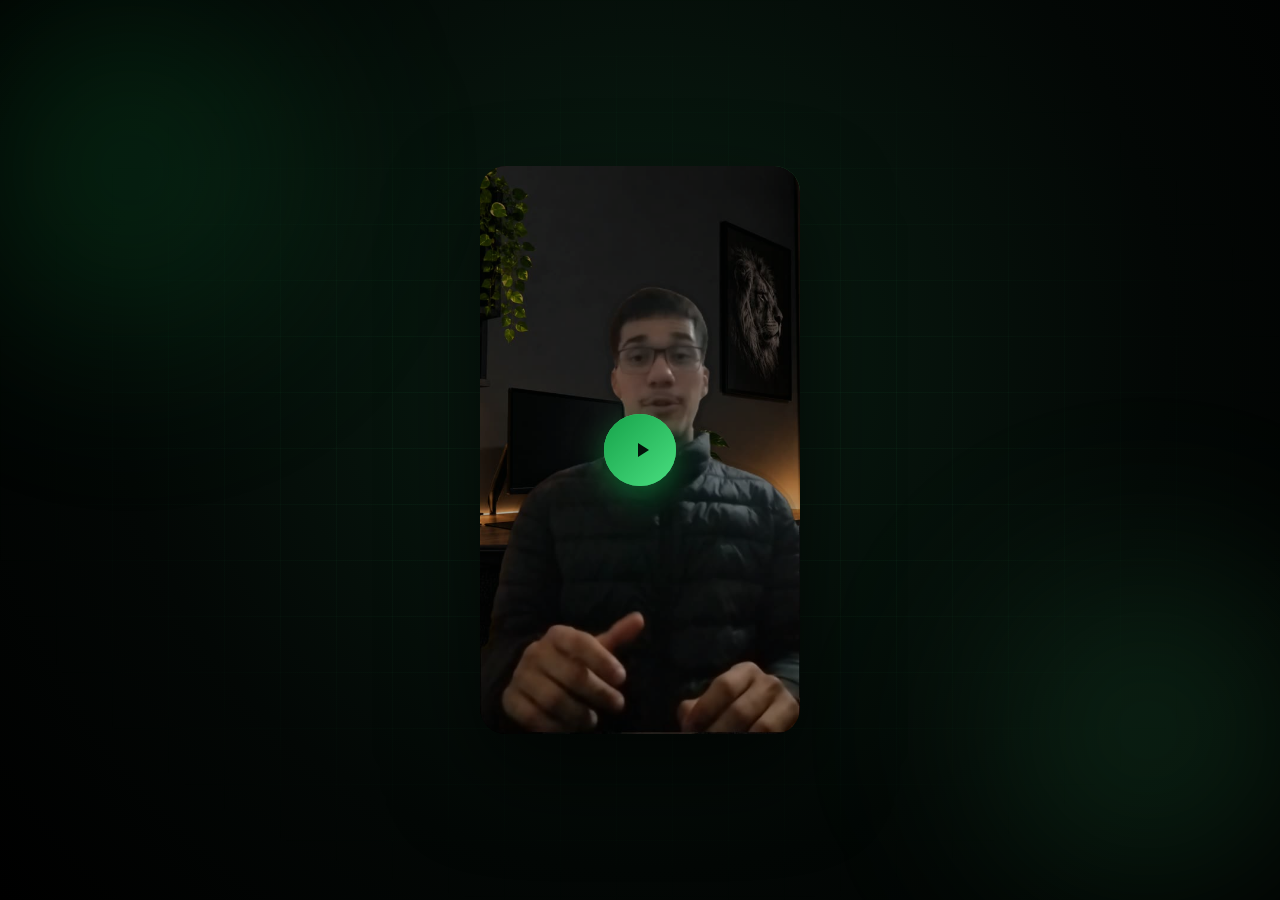
<file: index_premium.html>
<!DOCTYPE html>
<html lang="pt-br">
<head>
<meta charset="UTF-8">
<meta name="viewport" content="width=device-width, initial-scale=1.0, viewport-fit=cover">
<title>FinanCerto | Yago</title>
<link href="https://fonts.googleapis.com/css2?family=Plus+Jakarta+Sans:wght@400;600;800&display=swap" rel="stylesheet">
<style>
:root{--vi-primary:#4ade80;--vi-primary-dark:#16a34a;--vi-bg:#030705;box-sizing:border-box;padding-top:env(safe-area-inset-top,0px);padding-bottom:env(safe-area-inset-bottom,0px)}html{scroll-padding-top:env(safe-area-inset-top,0px)}
#vi-wrap,#vi-wrap *{box-sizing:border-box}
#vi-wrap{position:fixed;inset:0;z-index:999999;display:flex;align-items:center;justify-content:center;background:radial-gradient(circle at 50% 38%,#0a1f13 0%,var(--vi-bg) 62%,#000 100%);clip-path:circle(150% at 50% 50%);transition:clip-path 1.5s cubic-bezier(.65,0,.35,1);font-family:'Plus Jakarta Sans',sans-serif}
#vi-wrap.vi-hide{clip-path:circle(0% at 50% 50%);pointer-events:none}
.vi-grid{position:absolute;inset:0;background-image:linear-gradient(rgba(74,222,128,.05) 1px,transparent 1px),linear-gradient(90deg,rgba(74,222,128,.05) 1px,transparent 1px);background-size:56px 56px;-webkit-mask-image:radial-gradient(ellipse at center,#000 15%,transparent 75%);mask-image:radial-gradient(ellipse at center,#000 15%,transparent 75%);animation:vi-drift 30s linear infinite}
@keyframes vi-drift{to{background-position:56px 56px,56px 56px}}
.vi-orb{position:absolute;width:60vw;height:60vw;max-width:520px;max-height:520px;border-radius:50%;filter:blur(70px);background:radial-gradient(circle,rgba(22,163,74,.22),transparent 70%);animation:vi-float 12s ease-in-out infinite alternate}
.vi-orb.o2{right:-10%;bottom:-10%;animation-delay:-6s;background:radial-gradient(circle,rgba(74,222,128,.16),transparent 70%)}
.vi-orb.o1{left:-10%;top:-10%}
@keyframes vi-float{to{transform:translate(6%,8%) scale(1.15)}}
@property --vi-ang{syntax:'<angle>';inherits:false;initial-value:0deg}
#vi-frame{position:relative;width:min(80vw,320px);aspect-ratio:9/16;border-radius:26px;overflow:hidden;background:#000;box-shadow:0 40px 90px rgba(0,0,0,.65);opacity:0;transform:scale(.86) translateY(26px);animation:vi-in .9s cubic-bezier(.175,.885,.32,1.275) .2s forwards}
@keyframes vi-in{to{opacity:1;transform:scale(1) translateY(0)}}
#vi-frame.vi-end{transition:transform .55s cubic-bezier(.55,0,1,.45),opacity .55s ease,filter .55s ease;transform:scale(.45) translateY(-14px);opacity:0;filter:blur(10px)}
#vi-frame::before{content:"";position:absolute;inset:-2px;border-radius:28px;padding:2px;background:conic-gradient(from var(--vi-ang),transparent 0deg,rgba(74,222,128,.95) 55deg,transparent 130deg,transparent 360deg);-webkit-mask:linear-gradient(#000 0 0) content-box,linear-gradient(#000 0 0);-webkit-mask-composite:xor;mask-composite:exclude;animation:vi-ring 3s linear infinite;pointer-events:none}
@keyframes vi-ring{to{--vi-ang:360deg}}

#vi-cinema{position:absolute;inset:0;z-index:8;display:flex;align-items:center;justify-content:center;pointer-events:none;overflow:hidden}
.vi-cue{position:absolute;left:50%;top:50%;width:min(92%,520px);transform:translate(-50%,-50%) scale(.92);opacity:0;filter:blur(10px);transition:opacity .7s ease,transform .9s cubic-bezier(.2,.85,.2,1),filter .7s ease}
.vi-cue.show{opacity:1;transform:translate(-50%,-50%) scale(1);filter:blur(0)}
.vi-cue.hide{opacity:0;transform:translate(-50%,-50%) scale(1.05);filter:blur(8px);transition-duration:.55s}
.vi-premium{padding:28px 30px 26px;border:1px solid rgba(110,255,163,.26);border-radius:24px;background:linear-gradient(180deg,rgba(4,17,10,.84),rgba(3,8,5,.62));box-shadow:0 24px 80px rgba(0,0,0,.46),inset 0 1px 0 rgba(255,255,255,.05);backdrop-filter:blur(10px);text-align:center}
.vi-kicker{display:inline-flex;align-items:center;gap:10px;color:#8bffb2;font-size:11px;letter-spacing:.2em;font-weight:800;text-transform:uppercase}
.vi-kicker::before{content:'';width:26px;height:1px;background:linear-gradient(90deg,transparent,#4ade80);box-shadow:0 0 12px rgba(74,222,128,.75)}
.vi-brand{margin:10px 0 4px;font-size:clamp(34px,7vw,58px);font-weight:800;letter-spacing:-.055em;color:#f2fff7;text-shadow:0 0 28px rgba(74,222,128,.14)}
.vi-brand span{color:#4ade80}
.vi-name{margin-top:14px;font-size:clamp(25px,6vw,42px);font-weight:800;letter-spacing:-.04em;color:#fff}
.vi-role{margin-top:8px;color:rgba(240,255,246,.78);font-size:13px;letter-spacing:.08em;text-transform:uppercase}
.vi-meta{margin-top:12px;color:rgba(240,255,246,.58);font-size:12px}
.vi-line{width:84px;height:2px;margin:18px auto 0;border-radius:99px;background:linear-gradient(90deg,transparent,#4ade80,transparent);box-shadow:0 0 16px rgba(74,222,128,.55)}
.vi-social{display:flex;align-items:center;gap:16px;padding:18px 20px;border:1px solid rgba(110,255,163,.22);border-radius:22px;background:rgba(2,10,6,.78);box-shadow:0 24px 70px rgba(0,0,0,.5);backdrop-filter:blur(12px)}
.vi-social-icon{width:58px;height:58px;border-radius:18px;display:grid;place-items:center;flex:0 0 auto;background:linear-gradient(135deg,#0e1d13,#0a120d);border:1px solid rgba(110,255,163,.24);box-shadow:inset 0 1px 0 rgba(255,255,255,.06),0 10px 34px rgba(0,0,0,.35)}
.vi-social-icon svg{width:30px;height:30px;fill:none;stroke:#8bffb2;stroke-width:1.8}
.vi-social-copy{text-align:left;min-width:0}
.vi-social-eyebrow{font-size:10px;letter-spacing:.18em;font-weight:800;color:#7dffab}
.vi-social-title{margin-top:4px;font-size:17px;font-weight:800;color:#fff}
.vi-social-handle{margin-top:3px;font-size:12px;color:rgba(240,255,246,.68);white-space:nowrap;overflow:hidden;text-overflow:ellipsis}
.vi-pill{margin-left:auto;display:inline-flex;align-items:center;justify-content:center;padding:10px 13px;border-radius:999px;border:1px solid rgba(74,222,128,.32);background:rgba(74,222,128,.1);color:#b8ffd0;font-size:11px;font-weight:800;letter-spacing:.08em;text-transform:uppercase}
.vi-scan{position:absolute;left:-20%;right:-20%;top:0;height:2px;background:linear-gradient(90deg,transparent,rgba(139,255,178,.95),transparent);filter:blur(.2px);animation:vi-scan 2.1s linear infinite}
@keyframes vi-scan{from{transform:translateY(-20px);opacity:0}18%{opacity:1}100%{transform:translateY(180px);opacity:0}}
@media (max-width:520px){.vi-premium{padding:22px 20px}.vi-social{padding:14px 14px;gap:12px}.vi-social-icon{width:50px;height:50px;border-radius:15px}.vi-pill{padding:9px 10px;font-size:10px}}

#vi-video{width:100%;height:100%;object-fit:cover;display:block;background:#000}
#vi-play{position:absolute;inset:0;display:flex;align-items:center;justify-content:center;background:rgba(3,7,5,.32);border:0;cursor:pointer;transition:opacity .45s ease,transform .45s ease}
#vi-play.vi-hidden{opacity:0;transform:scale(.85);pointer-events:none}
#vi-play .vi-core{position:relative;width:72px;height:72px;border-radius:50%;background:linear-gradient(135deg,var(--vi-primary-dark),var(--vi-primary));display:flex;align-items:center;justify-content:center;box-shadow:0 10px 30px rgba(22,163,74,.55);transition:transform .35s cubic-bezier(.175,.885,.32,1.275)}
#vi-play:hover .vi-core{transform:scale(1.08)}
#vi-play svg{width:24px;height:24px;fill:#04140b;margin-left:4px}
.vi-ripple{position:absolute;width:72px;height:72px;border-radius:50%;border:2px solid rgba(74,222,128,.5);animation:vi-pulse 2.4s ease-out infinite}
.vi-ripple.d2{animation-delay:.8s}
.vi-ripple.d3{animation-delay:1.6s}
@keyframes vi-pulse{0%{transform:scale(.9);opacity:.9}100%{transform:scale(2.3);opacity:0}}
#vi-flash{position:fixed;inset:0;z-index:1000000;background:radial-gradient(circle,rgba(198,255,222,.95),rgba(74,222,128,.3) 38%,transparent 72%);opacity:0;pointer-events:none;mix-blend-mode:screen}
#vi-flash.vi-go{animation:vi-flash .85s ease-out forwards}
@keyframes vi-flash{0%{opacity:0}14%{opacity:1}100%{opacity:0}}
.vi-p{position:fixed;left:50%;top:50%;width:6px;height:6px;border-radius:50%;background:var(--vi-primary);box-shadow:0 0 10px var(--vi-primary);z-index:1000000;animation:vi-burst .95s cubic-bezier(.16,.84,.44,1) forwards}
@keyframes vi-burst{to{transform:translate(var(--tx),var(--ty)) scale(0);opacity:0}}
#vi-site{position:fixed;inset:0;width:100%;height:100%;border:0;background:var(--vi-bg)}
body.vi-active{overflow:hidden !important;height:100%}

</style>
</head>
<body class="vi-active">
<iframe id="vi-site" src="financerto.html" title="FinanCerto"></iframe>
<div id="vi-wrap">
  <div class="vi-grid"></div>
  <div class="vi-orb o1"></div>
  <div class="vi-orb o2"></div>
  <div id="vi-frame">
    <video id="vi-video" playsinline preload="auto" poster="[data-uri]">
      <source src="video.mp4" type="video/mp4">
    </video>
    <button id="vi-play" aria-label="Assistir ao vídeo">
      <span class="vi-ripple"></span><span class="vi-ripple d2"></span><span class="vi-ripple d3"></span>
      <span class="vi-core"><svg viewBox="0 0 24 24"><path d="M8 5v14l11-7z"/></svg></span>
    </button>
    <div id="vi-cinema" aria-hidden="true">
      <div class="vi-cue vi-premium" id="vi-cue-name">
        <div class="vi-kicker">FinanCerto • apresentação</div>
        <div class="vi-brand">Finan<span>Certo</span></div>
        <div class="vi-name">Yago de Assis</div>
        <div class="vi-role">1º ano • Desenvolvimento de Sistemas</div>
        <div class="vi-meta">Projeto desenvolvido para a feira de programação</div>
        <div class="vi-line"></div>
        <div class="vi-scan"></div>
      </div>

      <div class="vi-cue vi-social" id="vi-cue-instagram">
        <div class="vi-social-icon">
          <svg viewBox="0 0 24 24" aria-hidden="true"><rect x="3.2" y="3.2" width="17.6" height="17.6" rx="5"></rect><circle cx="12" cy="12" r="4.1"></circle><circle cx="17.55" cy="6.55" r="1"></circle></svg>
        </div>
        <div class="vi-social-copy">
          <div class="vi-social-eyebrow">INSTAGRAM</div>
          <div class="vi-social-title">Me acompanha por lá</div>
          <div class="vi-social-handle">@yago._.assis</div>
        </div>
        <div class="vi-pill">Seguir</div>
      </div>

      <div class="vi-cue vi-social" id="vi-cue-whatsapp">
        <div class="vi-social-icon">
          <svg viewBox="0 0 24 24" aria-hidden="true"><path d="M20.2 11.4a8.15 8.15 0 0 1-12.13 7.1L4 20l1.52-3.89A8.15 8.15 0 1 1 20.2 11.4Z"></path><path d="M8.4 8.1c.3-.3.6-.34.9-.09l1.04 1.03c.24.24.29.55.1.84l-.52.77a6.2 6.2 0 0 0 3.42 3.42l.77-.52c.29-.19.6-.14.84.1l1.03 1.04c.25.3.21.6-.09.9-.5.5-1.07.72-1.68.67-2.02-.18-5.92-3.2-6.6-5.84-.15-.58.05-1.18.59-1.72Z"></path></svg>
        </div>
        <div class="vi-social-copy">
          <div class="vi-social-eyebrow">WHATSAPP</div>
          <div class="vi-social-title">Fala comigo</div>
          <div class="vi-social-handle">(19) 99244-0358</div>
        </div>
        <div class="vi-pill">Chamar</div>
      </div>
    </div>
  </div>
</div>
<div id="vi-flash"></div>
<script>
(function(){
  var video=document.getElementById('vi-video'),
      play=document.getElementById('vi-play'),
      wrap=document.getElementById('vi-wrap'),
      frame=document.getElementById('vi-frame'),
      flash=document.getElementById('vi-flash'),
      cueName=document.getElementById('vi-cue-name'),
      cueInstagram=document.getElementById('vi-cue-instagram'),
      cueWhatsapp=document.getElementById('vi-cue-whatsapp'),
      seenKey='fincerto_video_seen';

  /* AJUSTE ESTES TEMPOS para sincronizar com as falas do seu vídeo.
     Os valores estão em segundos desde o início do vídeo. */
  var cueTimes={
    name:0.8,
    instagram:6.0,
    whatsapp:12.0
  };

  var alreadySeen=false,
      lastTime=0,
      currentCue=null,
      cueState={name:false,instagram:false,whatsapp:false};

  function hideCue(el){
    if(!el) return;
    el.classList.remove('show');
    el.classList.add('hide');
  }

  function showCue(el,key,duration){
    if(!el || cueState[key]) return;
    cueState[key]=true;
    if(currentCue && currentCue!==el) hideCue(currentCue);
    currentCue=el;
    el.classList.remove('hide');
    void el.offsetWidth;
    el.classList.add('show');
    window.setTimeout(function(){ hideCue(el); }, duration || 3600);
    window.setTimeout(function(){
      if(currentCue===el) currentCue=null;
    }, (duration || 3600)+650);
  }

  function resetCues(){
    cueState={name:false,instagram:false,whatsapp:false};
    [cueName,cueInstagram,cueWhatsapp].forEach(function(el){
      if(!el) return;
      el.classList.remove('show','hide');
    });
    currentCue=null;
    lastTime=0;
  }

  function syncCues(){
    var t=video.currentTime || 0;
    if(lastTime>t+0.5){ resetCues(); }
    lastTime=t;

    if(t>=cueTimes.name) showCue(cueName,'name',3600);
    if(t>=cueTimes.instagram) showCue(cueInstagram,'instagram',3600);
    if(t>=cueTimes.whatsapp) showCue(cueWhatsapp,'whatsapp',3600);
  }

  try { alreadySeen=localStorage.getItem(seenKey)==='1'; } catch(e) {}

  if(alreadySeen){
    wrap.style.display='none';
    document.body.classList.remove('vi-active');
    return;
  }

  play.addEventListener('click',function(){
    video.muted=false;
    video.play().then(function(){
      play.classList.add('vi-hidden');
    }).catch(function(){
      video.muted=true;
      video.play().then(function(){ play.classList.add('vi-hidden'); }).catch(function(){});
    });
  });

  video.addEventListener('timeupdate',syncCues);
  video.addEventListener('seeked',syncCues);

  video.addEventListener('ended',function(){
    try { localStorage.setItem(seenKey,'1'); } catch(e) {}
    [cueName,cueInstagram,cueWhatsapp].forEach(hideCue);
    frame.classList.add('vi-end');
    burst();
    flash.classList.add('vi-go');
    setTimeout(function(){ wrap.classList.add('vi-hide'); },260);
    setTimeout(function(){
      wrap.style.display='none';
      document.body.classList.remove('vi-active');
    },1750);
  });

  function burst(){
    for(var i=0;i<26;i++){
      var a=Math.random()*Math.PI*2,
          d=110+Math.random()*250,
          p=document.createElement('div');
      p.className='vi-p';
      p.style.setProperty('--tx',(Math.cos(a)*d)+'px');
      p.style.setProperty('--ty',(Math.sin(a)*d)+'px');
      p.style.animationDelay=(Math.random()*.15)+'s';
      document.body.appendChild(p);
      p.addEventListener('animationend',function(){this.remove();});
    }
  }
})();
</script>
</body>
</html>
</file>
<file: financerto.css>
:root {
    --primary: #4ade80;
    --primary-dark: #16a34a;
    --bg-dark: #030705;
    --surface: #0b1711;
    --text-main: #d1fae5;
    --text-muted: #94a3a0;
    --accent-red: #f87171;
    --glass: rgba(11, 23, 17, 0.6);
    --glass-border: rgba(74, 222, 128, 0.2);
}

* {
    margin: 0;
    padding: 0;
    box-sizing: border-box;
    scroll-behavior: smooth;
}

body {
    position: relative;
    isolation: isolate;
    font-family: 'Plus Jakarta Sans', sans-serif;
    background: radial-gradient(circle at center, var(--bg-dark) 0%, #05120a 100%);
    background-attachment: fixed;
    color: var(--text-main);
    line-height: 1.6;
    overflow-x: hidden;
}

body::before,
body::after {
    content: "";
    position: fixed;
    inset: 0;
    z-index: -1;
    pointer-events: none;
}
body::before {
    background-image: linear-gradient(rgba(74, 222, 128, 0.045) 1px, transparent 1px),
                      linear-gradient(90deg, rgba(74, 222, 128, 0.045) 1px, transparent 1px);
    background-size: 72px 72px;
    mask-image: radial-gradient(ellipse at center, #000 12%, transparent 78%);
    animation: gridDrift 36s linear infinite;
}
body::after {
    inset: auto;
    width: 1040px;
    height: 1040px;
    left: calc(50vw - 520px);
    top: calc(50vh - 520px);
    background: radial-gradient(circle, rgba(74, 222, 128, 0.105), transparent 70%);
    transform: translate3d(var(--spot-shift-x, 0px), var(--spot-shift-y, 0px), 0);
    will-change: transform;
    opacity: 0.9;
}

/* Cursor fluido com aro de foco */
#cursor {
    width: 18px;
    height: 18px;
    position: fixed;
    left: 0;
    top: 0;
    z-index: 10000;
    border-radius: 50%;
    background: var(--primary);
    opacity: 0;
    pointer-events: none;
    transform: translate(-50%, -50%) scale(1);
    mix-blend-mode: difference;
    transition: opacity 0.2s ease, transform 0.22s cubic-bezier(0.2, 0.8, 0.2, 1), background 0.25s ease;
}
#cursor::before {
    content: "";
    position: absolute;
    inset: -9px;
    border: 1px solid rgba(74, 222, 128, 0.7);
    border-radius: 50%;
    transition: inset 0.25s ease, border-color 0.25s ease;
}
#cursor.is-visible { opacity: 1; }
#cursor.is-hovering {
    background: #fff;
    transform: translate(-50%, -50%) scale(1.8);
}
#cursor.is-hovering::before {
    inset: -13px;
    border-color: rgba(255, 255, 255, 0.8);
}
#cursor.is-clicking { transform: translate(-50%, -50%) scale(0.72); }

.scroll-progress {
    position: fixed;
    inset: 0 0 auto;
    z-index: 10001;
    height: 3px;
    pointer-events: none;
    background: rgba(74, 222, 128, 0.08);
}
#scroll-progress-bar {
    display: block;
    width: 100%;
    height: 100%;
    transform: scaleX(0);
    transform-origin: left center;
    background: linear-gradient(90deg, #16a34a, #4ade80, #bbf7d0);
    box-shadow: 0 0 14px rgba(74, 222, 128, 0.72);
}

/* Background Animado - Orbes */
.bg-glow {
    position: fixed;
    width: 60vw;
    height: 60vw;
    background: radial-gradient(circle, rgba(22, 163, 74, 0.12) 0%, transparent 70%);
    border-radius: 50%;
    z-index: -2;
    filter: blur(80px);
    animation: moveGlow 25s infinite alternate ease-in-out;
    translate: var(--glow-shift-x, 0px) var(--glow-shift-y, 0px);
    transition: translate 0.8s cubic-bezier(0.2, 0.7, 0.2, 1);
    will-change: transform, translate;
}
.glow-1 { top: -10%; left: -10%; }
.glow-2 { bottom: -10%; right: -10%; animation-delay: -12s; }

@keyframes moveGlow {
    0% { transform: translate(0, 0) scale(1) rotate(0deg); }
    33% { transform: translate(20%, 10%) scale(1.3) rotate(120deg); }
    66% { transform: translate(-10%, 20%) scale(0.9) rotate(240deg); }
    100% { transform: translate(0, 0) scale(1) rotate(360deg); }
}
@keyframes gridDrift {
    from { background-position: 0 0, 0 0; }
    to { background-position: 72px 72px, 72px 72px; }
}

header {
    position: sticky;
    top: 0;
    z-index: 100;
    display: flex;
    align-items: center;
    justify-content: space-between;
    padding: 1.2rem 8%;
    background: var(--glass);
    backdrop-filter: blur(20px);
    border-bottom: 1px solid var(--glass-border);
}

.logo {
    font-size: 24px;
    font-weight: 800;
    color: var(--primary);
    letter-spacing: -1px;
}
.logo span { color: #fff; }

nav { display: flex; gap: 30px; }
nav a {
    color: var(--text-main);
    text-decoration: none;
    font-weight: 600;
    font-size: 14px;
    transition: 0.3s;
    opacity: 0.7;
}
nav a:hover { color: var(--primary); opacity: 1; }

.tema {
    padding: 6px 14px;
    border: 1px solid var(--glass-border);
    border-radius: 20px;
    color: var(--primary);
    font-size: 12px;
    font-weight: 600;
    transition: 0.3s;
}

.hero {
    min-height: 95vh;
    padding: 0 8%;
    display: flex;
    align-items: center;
    justify-content: space-between;
    gap: 60px;
}

.texto { max-width: 650px; }
.texto small {
    display: inline-block;
    padding: 6px 16px;
    margin-bottom: 20px;
    border-radius: 50px;
    background: rgba(22, 163, 74, 0.1);
    color: var(--primary);
    font-weight: 600;
    font-size: 13px;
    border: 1px solid var(--primary-dark);
    animation: fadeInUp 0.6s ease forwards;
}

h1 {
    font-size: clamp(40px, 6vw, 72px);
    line-height: 1.1;
    font-weight: 800;
    margin-bottom: 25px;
    color: #fff;
}
h1 span { color: var(--primary); }

.texto p {
    font-size: 19px;
    color: var(--text-muted);
    margin-bottom: 35px;
    max-width: 500px;
}

.btn-group { display: flex; gap: 15px; flex-wrap: wrap; }
.botao {
    padding: 16px 32px;
    border-radius: 12px;
    background: var(--primary-dark);
    color: white;
    text-decoration: none;
    font-weight: 700;
    transition: 0.4s cubic-bezier(0.175, 0.885, 0.32, 1.275);
    box-shadow: 0 10px 20px rgba(22, 163, 74, 0.3);
    position: relative;
    overflow: hidden;
}
.botao:hover { transform: scale(1.05) translateY(-5px); box-shadow: 0 15px 30px rgba(22, 163, 74, 0.5); }
.secundario {
    background: transparent;
    color: var(--primary);
    border: 1px solid var(--glass-border);
    box-shadow: none;
}

.painel {
    width: 390px;
    padding: 30px;
    background: linear-gradient(135deg, rgba(11, 23, 17, 0.8), rgba(11, 23, 17, 0.4));
    backdrop-filter: blur(30px);
    border: 1px solid var(--glass-border);
    border-radius: 30px;
    box-shadow: 0 40px 80px rgba(0,0,0,0.6);
    animation: float 6s ease-in-out infinite;
}

.painel strong {
    display: block;
    font-size: 42px;
    color: var(--primary);
    margin: 10px 0 25px;
    font-weight: 800;
}

.painel p {
    display: flex;
    justify-content: space-between;
    padding: 15px 0;
    color: var(--text-muted);
    border-bottom: 1px solid rgba(255,255,255,0.05);
    font-size: 15px;
}

.barra {
    height: 8px;
    margin: 15px 0 25px;
    background: rgba(255,255,255,0.05);
    border-radius: 10px;
    overflow: hidden;
}

.barra i {
    display: block;
    width: 72%;
    height: 100%;
    background: linear-gradient(90deg, var(--primary-dark), var(--primary));
    border-radius: 10px;
    animation: loadBar 2s ease-out;
}

section { padding: 120px 8%; }
.titulo { max-width: 700px; margin: 0 auto 60px; text-align: center; }
.titulo h2 { font-size: 42px; color: var(--primary); margin-bottom: 15px; font-weight: 800; }
.titulo p { color: var(--text-muted); font-size: 18px; }

.cards {
    display: grid;
    grid-template-columns: repeat(auto-fit, minmax(280px, 1fr));
    gap: 30px;
}

article {
    padding: 40px;
    background: var(--surface);
    border: 1px solid var(--glass-border);
    border-radius: 24px;
    transition: 0.4s;
    position: relative;
    overflow: hidden;
}

article::before {
    content: "";
    position: absolute;
    top: 0; left: 0; width: 100%; height: 100%;
    background: radial-gradient(circle at var(--x, 50%) var(--y, 50%), rgba(74, 222, 128, 0.15) 0%, transparent 50%);
    pointer-events: none;
    transition: opacity 0.3s;
    opacity: 0;
}

article:hover::before { opacity: 1; }
article:hover {
    transform: translateY(-10px);
    border-color: var(--primary);
    box-shadow: 0 20px 40px rgba(0,0,0,0.4);
}

.passos { background: rgba(6, 78, 43, 0.05); }
.lista { max-width: 800px; margin: auto; }
.lista div {
    padding: 20px;
    margin: 15px 0;
    background: var(--glass);
    border: 1px solid var(--glass-border);
    border-radius: 16px;
    transition: 0.3s;
    display: flex;
    align-items: center;
}
.lista div:hover {
    transform: translateX(15px);
    background: rgba(22, 163, 74, 0.1);
    border-color: var(--primary);
}
.lista b {
    width: 40px; height: 40px;
    display: flex; align-items: center; justify-content: center;
    margin-right: 20px; border-radius: 50%;
    background: var(--primary-dark); color: white; font-weight: 800;
}

.dica {
    max-width: 900px;
    margin: auto;
    padding: 40px;
    background: var(--glass);
    border-left: 8px solid var(--primary);
    border-radius: 24px;
    backdrop-filter: blur(10px);
}

.sobre {
    display: grid;
    grid-template-columns: 1fr 1fr;
    gap: 80px;
    align-items: center;
}

.perfil {
    padding: 50px;
    text-align: center;
    background: linear-gradient(135deg, #064e2b, #092f1c);
    border: 1px solid var(--glass-border);
    border-radius: 30px;
    box-shadow: 0 30px 60px rgba(0,0,0,0.4);
}

.avatar {
    width: 120px; height: 120px;
    display: flex; align-items: center; justify-content: center;
    margin: 0 auto 25px; border-radius: 50%;
    background: var(--primary); color: var(--bg-dark);
    font-size: 42px; font-weight: 800;
    border: 3px solid #25D366;
    overflow: hidden;
    box-shadow: 0 0 40px rgba(74, 222, 128, 0.4);
    animation: pulse 3s infinite ease-in-out;
}

.avatar img {
    width: 100%;
    height: 100%;
    display: block;
    border-radius: 50%;
    object-fit: cover;
    object-position: center 35%;
}

.contato {
    position: relative;
    isolation: isolate;
    overflow: hidden;
    padding: 34px 3%;
    background: linear-gradient(135deg, #064e2b, #0b2417);
}
.contato::before {
    content: "";
    position: absolute;
    z-index: -1;
    inset: -25%;
    background: radial-gradient(ellipse at center, rgba(74, 222, 128, 0.12), transparent 58%);
    animation: contatoAura 9s ease-in-out infinite alternate;
    pointer-events: none;
}
.contato-layout {
    width: min(1440px, 100%);
    margin: 0 auto;
    display: grid;
    grid-template-columns: minmax(0, 1fr) minmax(360px, 1.6fr) minmax(0, 1fr);
    align-items: center;
    gap: clamp(18px, 2.2vw, 32px);
}
.qr-card {
    --qr-accent: #c13584;
    position: relative;
    isolation: isolate;
    overflow: hidden;
    display: flex;
    flex-direction: column;
    align-items: center;
    justify-self: center;
    width: min(100%, 330px);
    min-height: 330px;
    aspect-ratio: 1 / 1;
    padding: 16px 16px 14px;
    border: 1px solid rgba(74, 222, 128, 0.2);
    border-radius: 26px;
    background: rgba(3, 7, 5, 0.58);
    color: var(--text-main);
    text-align: center;
    text-decoration: none;
    backdrop-filter: blur(18px);
    box-shadow: 0 18px 42px rgba(0, 0, 0, 0.24);
    transition: transform 0.35s ease, border-color 0.35s ease, box-shadow 0.35s ease;
}
.qr-card::before {
    content: "";
    position: absolute;
    z-index: -1;
    width: 190px;
    height: 190px;
    top: -115px;
    right: -78px;
    border-radius: 50%;
    background: var(--qr-accent);
    filter: blur(62px);
    opacity: 0.22;
    transition: opacity 0.35s ease;
}
.qr-card:hover, .qr-card:focus-visible {
    transform: translateY(-9px) scale(1.02);
    border-color: var(--qr-accent);
    box-shadow: 0 24px 56px rgba(0, 0, 0, 0.38), 0 0 28px rgba(74, 222, 128, 0.12);
    outline: none;
}
.qr-card:hover::before, .qr-card:focus-visible::before { opacity: 0.42; }
.whatsapp-card { --qr-accent: #25d366; }
.qr-label {
    display: flex;
    align-items: center;
    gap: 8px;
    margin-bottom: 8px;
    color: var(--qr-accent);
    font-size: 11px;
    font-weight: 800;
    letter-spacing: 2px;
}
.qr-symbol { font-size: 19px; line-height: 1; }
.qr-card h3 {
    margin: 0 0 10px;
    color: #fff;
    font-size: 17px;
    font-weight: 800;
}
.qr-frame {
    display: grid;
    place-items: center;
    padding: 10px;
    border-radius: 18px;
    background: #fff;
    box-shadow: 0 8px 24px rgba(0, 0, 0, 0.25);
}
.qr-code {
    display: block;
    width: 160px;
    height: 160px;
    image-rendering: pixelated;
}
.qr-handle {
    margin-top: 8px;
    color: #fff;
    font-size: 14px;
    font-weight: 800;
}
.qr-hint {
    margin-top: 3px;
    color: var(--text-muted);
    font-size: 11px;
}
.contato-central {
    display: flex;
    flex-direction: column;
    align-items: center;
    text-align: center;
}
.contato-kicker {
    margin-bottom: 12px;
    color: var(--primary);
    font-size: 11px;
    font-weight: 800;
    letter-spacing: 3px;
}
.contato-central h2 {
    margin: 0 0 12px;
    color: #fff;
    font-size: clamp(30px, 3.2vw, 44px);
    line-height: 1.12;
    font-weight: 800;
}
.contato-central p {
    margin: 0 0 23px;
    color: var(--text-muted);
    font-size: 16px;
}
.contato-btn {
    display: inline-block;
    padding: 16px 24px;
    border: 1px solid rgba(255, 255, 255, 0.16);
    border-radius: 14px;
    background: var(--primary);
    color: var(--bg-dark);
    text-decoration: none;
    font-weight: 800;
    box-shadow: 0 10px 28px rgba(74, 222, 128, 0.2);
    transition: transform 0.3s ease, box-shadow 0.3s ease;
}
.contato-btn:hover {
    transform: translateY(-4px);
    box-shadow: 0 16px 34px rgba(74, 222, 128, 0.36);
}
.contato.active .qr-card {
    animation: qrRise 0.7s cubic-bezier(0.22, 1, 0.36, 1) both;
}
.contato.active .whatsapp-card { animation-delay: 0.15s; }
@keyframes qrRise {
    from { opacity: 0; translate: 0 18px; }
    to { opacity: 1; translate: 0 0; }
}
@keyframes contatoAura {
    from { transform: translate3d(-3%, 0, 0) scale(0.95); opacity: 0.65; }
    to { transform: translate3d(3%, 0, 0) scale(1.08); opacity: 1; }
}


footer {
    padding: 40px;
    text-align: center;
    background: #020604;
    color: var(--text-muted);
    border-top: 1px solid var(--glass-border);
}

.marca {
    position: fixed;
    right: 20px; bottom: 20px;
    color: var(--primary);
    opacity: 0.2;
    font-size: 10px;
    letter-spacing: 3px;
    font-weight: 800;
    pointer-events: none;
}

@keyframes float {
    0%, 100% { transform: translateY(0); }
    50% { transform: translateY(-20px); }
}
@keyframes fadeInUp {
    from { opacity: 0; transform: translateY(30px); }
    to { opacity: 1; transform: translateY(0); }
}
@keyframes loadBar {
    from { width: 0; }
    to { width: 72%; }
}
@keyframes pulse {
    0% { transform: scale(1); box-shadow: 0 0 0 0 rgba(74, 222, 128, 0.7); }
    70% { transform: scale(1.05); box-shadow: 0 0 0 20px rgba(74, 222, 128, 0); }
    100% { transform: scale(1); box-shadow: 0 0 0 0 rgba(74, 222, 128, 0); }
}

.reveal {
    opacity: 0;
    transform: translateY(40px);
    transition: all 0.8s cubic-bezier(0.22, 1, 0.36, 1);
}
.reveal.active {
    opacity: 1;
    transform: translateY(0);
}

@media (max-width: 900px) {
    nav { display: none; }
    .hero { flex-direction: column; text-align: center; padding-top: 60px; }
    .texto { display: flex; flex-direction: column; align-items: center; }
    .btn-group { justify-content: center; }
    .sobre { grid-template-columns: 1fr; }
    .painel { width: 100%; max-width: 400px; }
    .contato-layout { grid-template-columns: repeat(2, minmax(0, 1fr)); max-width: 760px; }
    .contato-central { grid-column: 1 / -1; order: -1; margin-bottom: 12px; }
    .qr-card { width: min(100%, 330px); }
}

@media (min-width: 901px) and (max-width: 1260px) {
    .contato-layout { grid-template-columns: repeat(2, minmax(0, 1fr)); max-width: 760px; }
    .contato-central { grid-column: 1 / -1; order: -1; margin-bottom: 12px; }
}

@media (max-width: 560px) {
    .contato { padding: 34px 6%; }
    .contato-layout { grid-template-columns: 1fr; max-width: 360px; }
    .contato-central { grid-column: auto; margin-bottom: 10px; }
    .qr-card { min-height: 330px; }
}

@media (prefers-reduced-motion: reduce) {
    .contato::before, .contato.active .qr-card { animation: none !important; }
    .qr-card, .contato-btn { transition: none !important; }
}


/* Camadas interativas e microanimações */
@media (hover: hover) and (pointer: fine) {
    html, html * { cursor: none !important; }
}

header {
    transition: background 0.35s ease, box-shadow 0.35s ease;
}
header:hover {
    background: rgba(5, 17, 10, 0.86);
    box-shadow: 0 12px 35px rgba(0, 0, 0, 0.18);
}
nav a { position: relative; }
nav a::after {
    content: "";
    position: absolute;
    left: 0;
    right: 100%;
    bottom: -7px;
    height: 2px;
    border-radius: 2px;
    background: var(--primary);
    box-shadow: 0 0 10px rgba(74, 222, 128, 0.55);
    transition: right 0.28s ease;
}
nav a:hover::after, nav a:focus-visible::after { right: 0; }

.texto h1 { animation: fadeInUp 0.85s 0.08s both; }
.texto p { animation: fadeInUp 0.85s 0.18s both; }
.texto .btn-group { animation: fadeInUp 0.85s 0.28s both; }
h1 span {
    color: transparent;
    background: linear-gradient(110deg, #4ade80 8%, #d1fae5 48%, #16a34a 88%);
    background-size: 220% auto;
    background-clip: text;
    -webkit-background-clip: text;
    animation: textShine 6s ease-in-out infinite;
}
@keyframes textShine {
    0%, 100% { background-position: 0% center; }
    50% { background-position: 100% center; }
}

.botao { isolation: isolate; }
.botao::before {
    content: "";
    position: absolute;
    z-index: -1;
    inset: -1px;
    background: linear-gradient(110deg, transparent 20%, rgba(255,255,255,0.28) 48%, transparent 76%);
    transform: translateX(-130%);
    transition: transform 0.65s cubic-bezier(0.2, 0.7, 0.2, 1);
    pointer-events: none;
}
.botao:hover::before, .botao:focus-visible::before { transform: translateX(130%); }
.botao:focus-visible, .contato-btn:focus-visible, nav a:focus-visible {
    outline: 2px solid #d1fae5;
    outline-offset: 5px;
}

article {
    transform-style: preserve-3d;
}
article:hover {
    transform: perspective(900px) translateY(-8px) rotateX(var(--tilt-x, 0deg)) rotateY(var(--tilt-y, 0deg));
}
article h3 { transition: color 0.25s ease, transform 0.25s ease; }
article:hover h3 { color: var(--primary); transform: translateZ(12px); }
.lista div { position: relative; overflow: hidden; }
.lista div::after {
    content: "";
    position: absolute;
    inset: 0;
    background: linear-gradient(105deg, transparent 25%, rgba(74, 222, 128, 0.09) 50%, transparent 75%);
    transform: translateX(-110%);
    transition: transform 0.55s ease;
    pointer-events: none;
}
.lista div:hover::after { transform: translateX(110%); }
.lista b { transition: transform 0.45s cubic-bezier(0.2, 0.8, 0.2, 1), box-shadow 0.3s ease; }
.lista div:hover b { transform: rotate(360deg) scale(1.08); box-shadow: 0 0 22px rgba(74, 222, 128, 0.35); }
.dica { transition: transform 0.35s ease, box-shadow 0.35s ease; }
.dica:hover { transform: translateY(-6px); box-shadow: 0 22px 45px rgba(0, 0, 0, 0.24); }
.perfil { transition: transform 0.4s ease, box-shadow 0.4s ease; }
.perfil:hover { transform: translateY(-7px); box-shadow: 0 36px 70px rgba(0,0,0,0.48), 0 0 28px rgba(74,222,128,0.12); }
.qr-card::before { transition: opacity 0.35s ease, transform 0.55s ease; }
.qr-card:hover::before { transform: scale(1.25); }

.click-ripple {
    position: fixed;
    z-index: 9998;
    width: 18px;
    height: 18px;
    border: 1px solid rgba(209, 250, 229, 0.9);
    border-radius: 50%;
    pointer-events: none;
    transform: translate(-50%, -50%);
    animation: clickRipple 0.62s ease-out forwards;
}
@keyframes clickRipple {
    from { opacity: 0.8; width: 18px; height: 18px; }
    to { opacity: 0; width: 78px; height: 78px; }
}

.cards article:nth-child(2) { transition-delay: 0.08s; }
.cards article:nth-child(3) { transition-delay: 0.16s; }
.lista div:nth-child(2) { transition-delay: 0.04s; }
.lista div:nth-child(3) { transition-delay: 0.08s; }
.lista div:nth-child(4) { transition-delay: 0.12s; }
.lista div:nth-child(5) { transition-delay: 0.16s; }
.reveal {
    opacity: 0;
    transform: translateY(30px) scale(0.985);
    filter: blur(4px);
    transition: opacity 0.7s ease, transform 0.7s cubic-bezier(0.22, 1, 0.36, 1), filter 0.7s ease;
}
.reveal.active {
    opacity: 1;
    transform: translateY(0) scale(1);
    filter: blur(0);
}

@media (max-width: 900px) {
    #cursor { display: none; }
    body::before { background-size: 56px 56px; }
    .bg-glow { filter: blur(60px); }
    article:hover { transform: translateY(-6px); }
}

@media (prefers-reduced-motion: reduce) {
    *, *::before, *::after {
        scroll-behavior: auto !important;
        animation-duration: 0.01ms !important;
        animation-iteration-count: 1 !important;
        transition-duration: 0.01ms !important;
    }
    #cursor, .scroll-progress, .click-ripple { display: none !important; }
    body::before, body::after { animation: none !important; }
}
</file>
